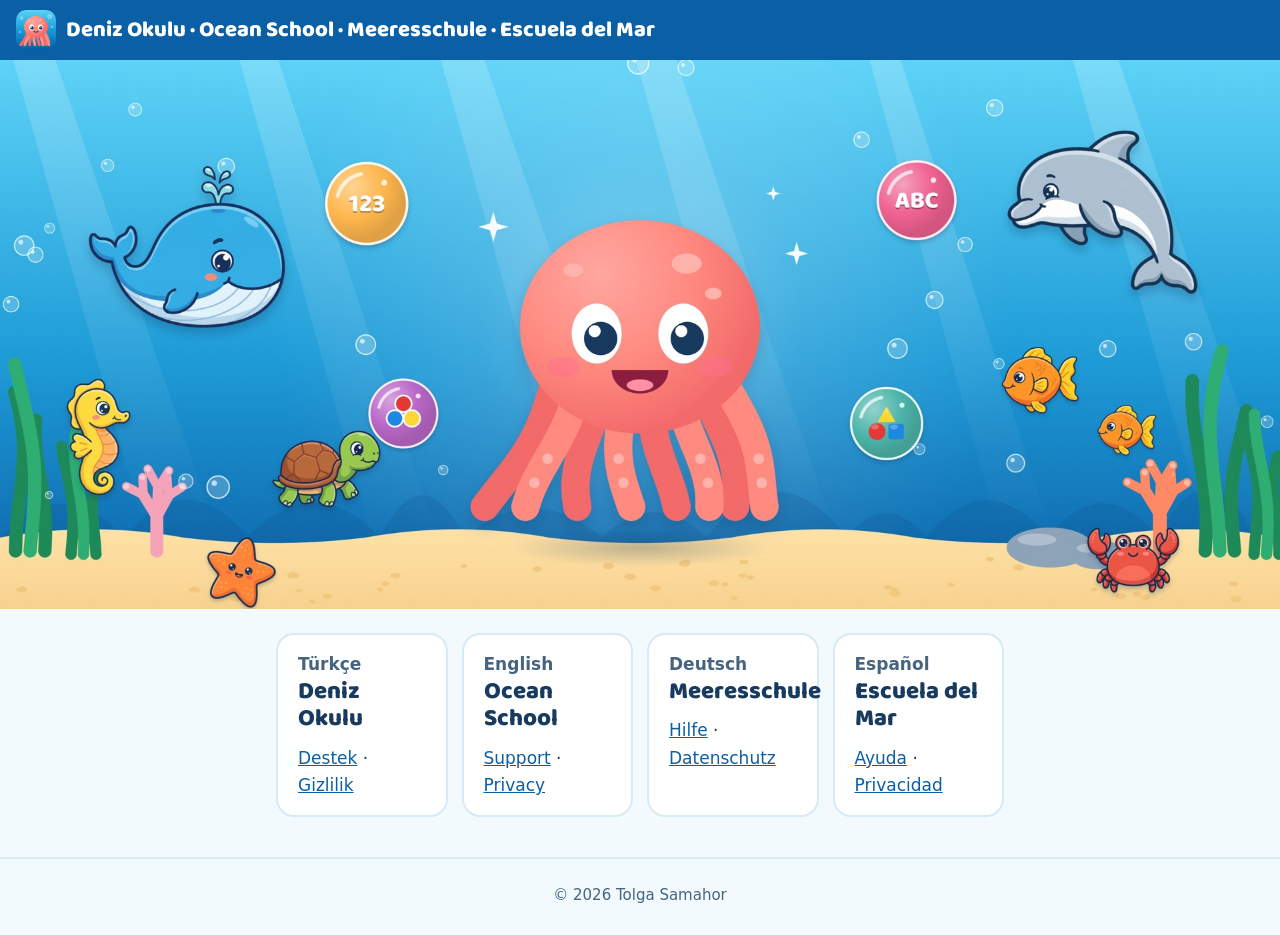
<file: index.html>
<!doctype html>
<html lang="en">
<head>
<meta charset="utf-8">
<meta name="viewport" content="width=device-width, initial-scale=1">
<title>Deniz Okulu · Ocean School · Meeresschule · Escuela del Mar</title>
<meta name="description" content="In Ocean School, Pip the cheerful octopus teaches children aged 3–5 numbers, colors, shapes, letters and animals in 16 voice-guided games. There are no ads, and no data is collected.">
<meta name="theme-color" content="#0B5FA5">
<link rel="icon" href="assets/icon.png">
<link rel="apple-touch-icon" href="assets/icon.png">
<link rel="stylesheet" href="assets/style.css">
</head>
<body>
<header class="top">
<div class="top-inner">
<span class="brand"><img src="assets/icon.png" alt="" width="40" height="40">Deniz Okulu · Ocean School · Meeresschule · Escuela del Mar</span>
</div>
</header>
<div class="hero-wrap"><img class="hero" src="assets/hero.jpg" alt="Pip the octopus and sea friends with game bubbles" width="1920" height="823"></div>
<main>
<div class="chooser">
<div class="card choice" lang="tr">
<p class="lang">Türkçe</p>
<p class="app">Deniz Okulu</p>
<p><a href="tr/">Destek</a> · <a href="tr/privacy.html">Gizlilik</a></p>
</div>
<div class="card choice" lang="en">
<p class="lang">English</p>
<p class="app">Ocean School</p>
<p><a href="en/">Support</a> · <a href="en/privacy.html">Privacy</a></p>
</div>
<div class="card choice" lang="de">
<p class="lang">Deutsch</p>
<p class="app">Meeresschule</p>
<p><a href="de/">Hilfe</a> · <a href="de/privacy.html">Datenschutz</a></p>
</div>
<div class="card choice" lang="es">
<p class="lang">Español</p>
<p class="app">Escuela del Mar</p>
<p><a href="es/">Ayuda</a> · <a href="es/privacy.html">Privacidad</a></p>
</div>
</div>
</main>
<footer>
<p>© 2026 Tolga Samahor</p>
</footer>
</body>
</html>
</file>
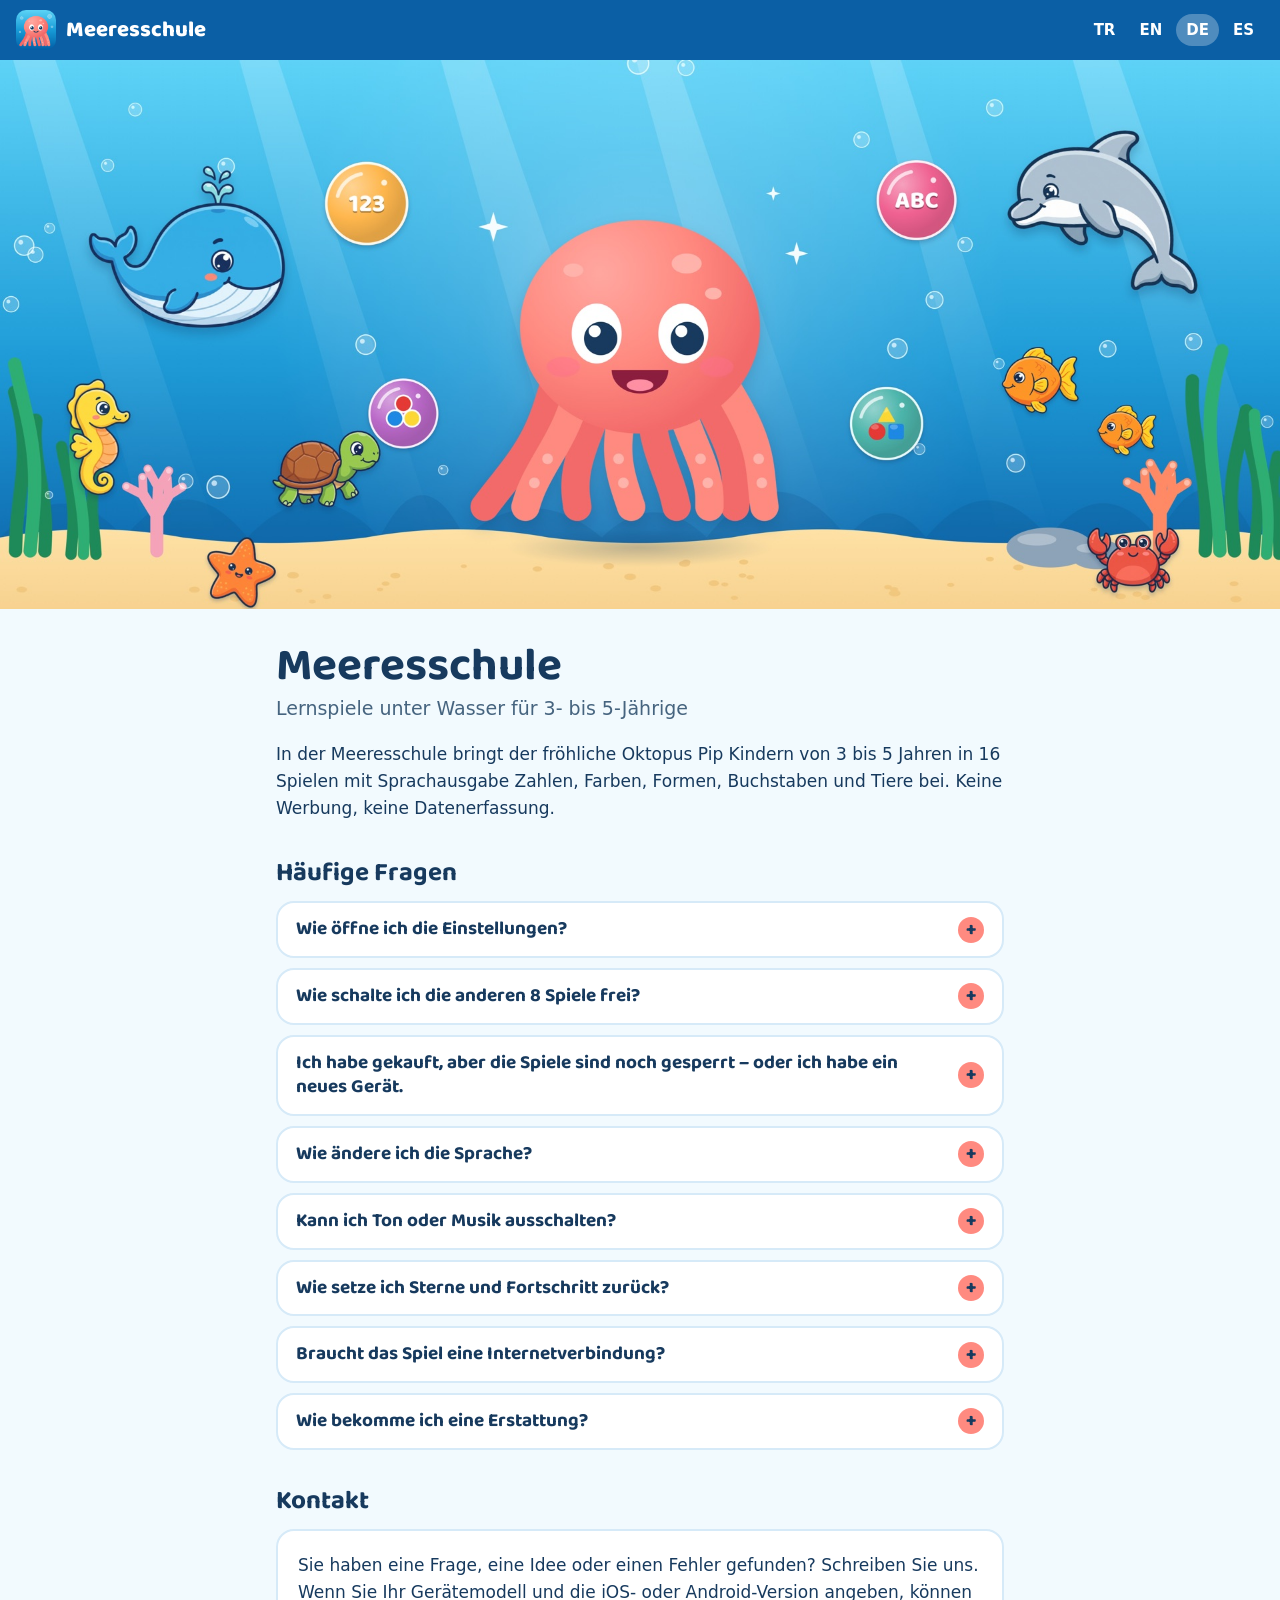
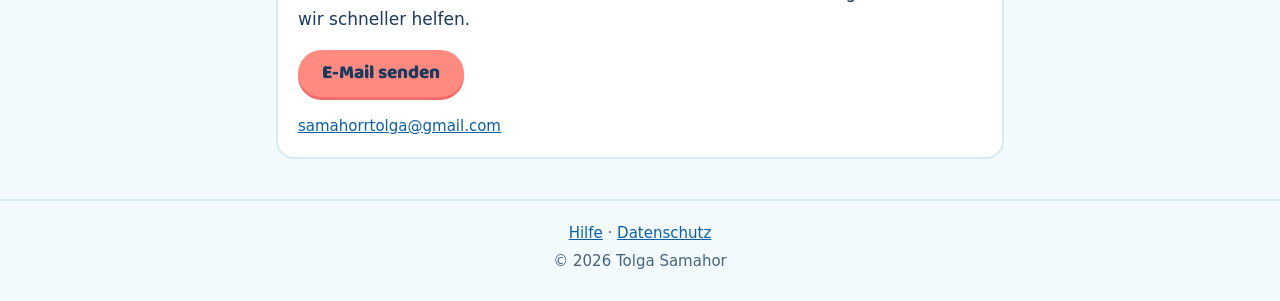
<file: de/index.html>
<!doctype html>
<html lang="de">
<head>
<meta charset="utf-8">
<meta name="viewport" content="width=device-width, initial-scale=1">
<title>Meeresschule · Hilfe</title>
<meta name="description" content="In der Meeresschule bringt der fröhliche Oktopus Pip Kindern von 3 bis 5 Jahren in 16 Spielen mit Sprachausgabe Zahlen, Farben, Formen, Buchstaben und Tiere bei. Keine Werbung, keine Datenerfassung.">
<meta name="theme-color" content="#0B5FA5">
<link rel="icon" href="../assets/icon.png">
<link rel="apple-touch-icon" href="../assets/icon.png">
<link rel="stylesheet" href="../assets/style.css">
<link rel="alternate" hreflang="tr" href="https://samahor.github.io/deniz-okulu/tr/">
<link rel="alternate" hreflang="en" href="https://samahor.github.io/deniz-okulu/en/">
<link rel="alternate" hreflang="de" href="https://samahor.github.io/deniz-okulu/de/">
<link rel="alternate" hreflang="es" href="https://samahor.github.io/deniz-okulu/es/">
</head>
<body>
<header class="top">
<div class="top-inner">
<a class="brand" href="./"><img src="../assets/icon.png" alt="" width="40" height="40">Meeresschule</a>
<nav class="langs" aria-label="Sprache">
<a href="../tr/" lang="tr" hreflang="tr">TR</a>
<a href="../en/" lang="en" hreflang="en">EN</a>
<a href="../de/" lang="de" hreflang="de" aria-current="page">DE</a>
<a href="../es/" lang="es" hreflang="es">ES</a>
</nav>
</div>
</header>
<div class="hero-wrap"><img class="hero" src="../assets/hero.jpg" alt="Der Oktopus Pip und seine Meeresfreunde mit Spielblasen" width="1920" height="823"></div>
<main>
<h1>Meeresschule</h1>
<p class="tagline">Lernspiele unter Wasser für 3- bis 5-Jährige</p>
<p>In der Meeresschule bringt der fröhliche Oktopus Pip Kindern von 3 bis 5 Jahren in 16 Spielen mit Sprachausgabe Zahlen, Farben, Formen, Buchstaben und Tiere bei. Keine Werbung, keine Datenerfassung.</p>

<h2>Häufige Fragen</h2>
<details>
<summary>Wie öffne ich die Einstellungen?</summary>
<p>Tippen Sie auf das Zahnrad in der Ecke des Startbildschirms und beantworten Sie die Additionsfrage. Die Frage steht in Worten statt in Ziffern, sodass Kinder, die noch nicht lesen können, nicht hineinkommen.</p>
</details>
<details>
<summary>Wie schalte ich die anderen 8 Spiele frei?</summary>
<p>Tippen Sie auf ein gesperrtes Spiel auf der zweiten Seite oder in den Einstellungen auf <b>Vollversion</b>. Beantworten Sie die Elternfrage und schließen Sie den Kauf ab. Es ist ein einmaliger Kauf, kein Abo. Die ersten 8 Spiele sind kostenlos.</p>
</details>
<details>
<summary>Ich habe gekauft, aber die Spiele sind noch gesperrt – oder ich habe ein neues Gerät.</summary>
<p>Tippen Sie im Bildschirm „Vollversion“ auf <b>Käufe wiederherstellen</b>. Das Gerät muss mit dem Apple Account (oder Google-Konto) angemeldet sein, mit dem Sie gekauft haben.</p>
</details>
<details>
<summary>Wie ändere ich die Sprache?</summary>
<p>Wählen Sie in den Einstellungen unter <b>Sprache</b> Türkçe, English, Deutsch oder Español. Sprachausgabe und Texte wechseln sofort.</p>
</details>
<details>
<summary>Kann ich Ton oder Musik ausschalten?</summary>
<p>Ja. In den Einstellungen lassen sich <b>Ton</b> (Sprachausgabe und Effekte) und <b>Musik</b> (Hintergrundmusik) getrennt ein- und ausschalten.</p>
</details>
<details>
<summary>Wie setze ich Sterne und Fortschritt zurück?</summary>
<p>Tippen Sie in den Einstellungen auf <b>Fortschritt zurücksetzen</b>. Alle Sterne werden gelöscht und jedes Spiel beginnt wieder bei Stufe 1.</p>
</details>
<details>
<summary>Braucht das Spiel eine Internetverbindung?</summary>
<p>Nein. Die Spiele funktionieren offline. Nur für den Kauf oder das Wiederherstellen der Vollversion ist eine Verbindung nötig.</p>
</details>
<details>
<summary>Wie bekomme ich eine Erstattung?</summary>
<p>Käufe wickelt der Store ab, deshalb beantragen Sie Erstattungen auch dort: unter <a href="https://reportaproblem.apple.com">reportaproblem.apple.com</a> für den App Store oder im Bestellverlauf von Google Play.</p>
</details>

<h2 id="contact">Kontakt</h2>
<div class="card contact">
<p>Sie haben eine Frage, eine Idee oder einen Fehler gefunden? Schreiben Sie uns. Wenn Sie Ihr Gerätemodell und die iOS- oder Android-Version angeben, können wir schneller helfen.</p>
<p><a class="button" href="mailto:samahorrtolga@gmail.com?subject=Meeresschule">E-Mail senden</a></p>
<p class="small"><a class="email" href="mailto:samahorrtolga@gmail.com?subject=Meeresschule">samahorrtolga@gmail.com</a></p>
</div>
</main>
<footer>
<nav><a href="./">Hilfe</a> · <a href="privacy.html">Datenschutz</a></nav>
<p>© 2026 Tolga Samahor</p>
</footer>
</body>
</html>
</file>
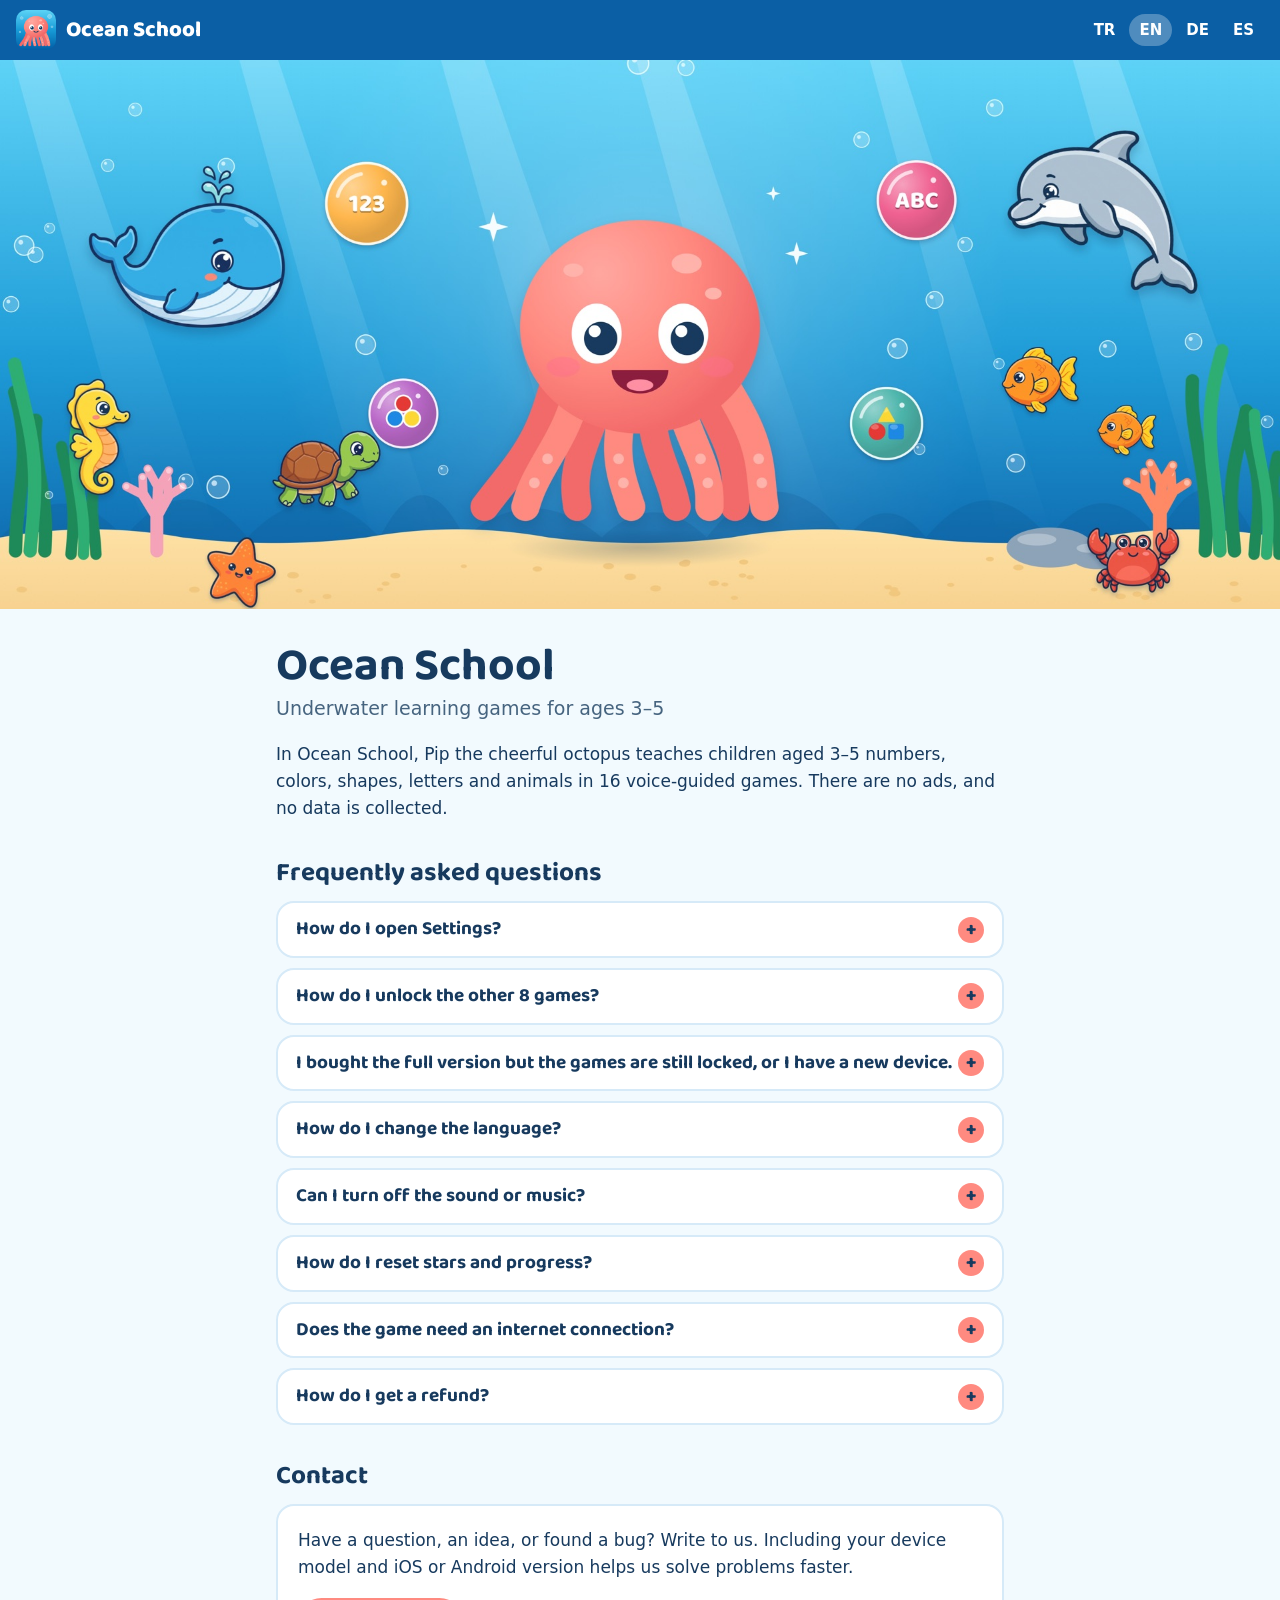
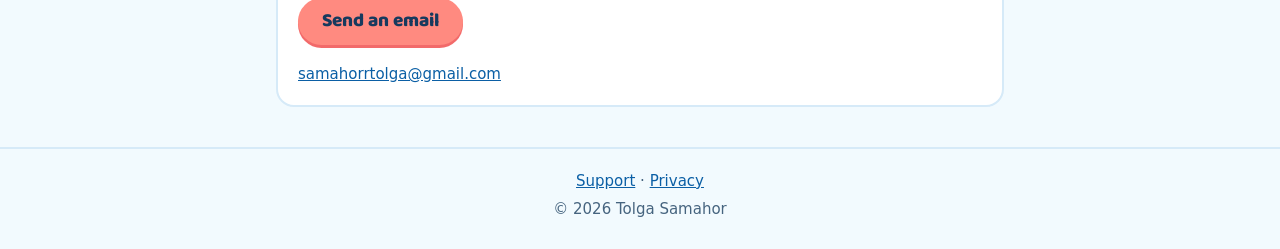
<file: en/index.html>
<!doctype html>
<html lang="en">
<head>
<meta charset="utf-8">
<meta name="viewport" content="width=device-width, initial-scale=1">
<title>Ocean School · Support</title>
<meta name="description" content="In Ocean School, Pip the cheerful octopus teaches children aged 3–5 numbers, colors, shapes, letters and animals in 16 voice-guided games. There are no ads, and no data is collected.">
<meta name="theme-color" content="#0B5FA5">
<link rel="icon" href="../assets/icon.png">
<link rel="apple-touch-icon" href="../assets/icon.png">
<link rel="stylesheet" href="../assets/style.css">
<link rel="alternate" hreflang="tr" href="https://samahor.github.io/deniz-okulu/tr/">
<link rel="alternate" hreflang="en" href="https://samahor.github.io/deniz-okulu/en/">
<link rel="alternate" hreflang="de" href="https://samahor.github.io/deniz-okulu/de/">
<link rel="alternate" hreflang="es" href="https://samahor.github.io/deniz-okulu/es/">
</head>
<body>
<header class="top">
<div class="top-inner">
<a class="brand" href="./"><img src="../assets/icon.png" alt="" width="40" height="40">Ocean School</a>
<nav class="langs" aria-label="Language">
<a href="../tr/" lang="tr" hreflang="tr">TR</a>
<a href="../en/" lang="en" hreflang="en" aria-current="page">EN</a>
<a href="../de/" lang="de" hreflang="de">DE</a>
<a href="../es/" lang="es" hreflang="es">ES</a>
</nav>
</div>
</header>
<div class="hero-wrap"><img class="hero" src="../assets/hero.jpg" alt="Pip the octopus and sea friends with game bubbles" width="1920" height="823"></div>
<main>
<h1>Ocean School</h1>
<p class="tagline">Underwater learning games for ages 3–5</p>
<p>In Ocean School, Pip the cheerful octopus teaches children aged 3–5 numbers, colors, shapes, letters and animals in 16 voice-guided games. There are no ads, and no data is collected.</p>

<h2>Frequently asked questions</h2>
<details>
<summary>How do I open Settings?</summary>
<p>Tap the gear button in the corner of the home screen and answer the addition question. The question is written in words, not digits, so children who can't read yet can't get in.</p>
</details>
<details>
<summary>How do I unlock the other 8 games?</summary>
<p>Tap a locked game on the second page, or <b>Full version</b> in Settings. Answer the parent question and complete the purchase. It's a one-time purchase, not a subscription. The first 8 games are free.</p>
</details>
<details>
<summary>I bought the full version but the games are still locked, or I have a new device.</summary>
<p>Tap <b>Restore purchases</b> on the Full version screen. Make sure the device is signed in with the Apple Account (or Google account) you used for the purchase.</p>
</details>
<details>
<summary>How do I change the language?</summary>
<p>In Settings, choose Türkçe, English, Deutsch or Español under <b>Language</b>. The voice and text switch right away.</p>
</details>
<details>
<summary>Can I turn off the sound or music?</summary>
<p>Yes. In Settings, <b>Sound</b> (voice and sound effects) and <b>Music</b> (background song) can be turned on or off separately.</p>
</details>
<details>
<summary>How do I reset stars and progress?</summary>
<p>Tap <b>Reset progress</b> in Settings. All stars are removed and every game starts again from level one.</p>
</details>
<details>
<summary>Does the game need an internet connection?</summary>
<p>No. The games work offline. A connection is only needed to buy or restore the full version.</p>
</details>
<details>
<summary>How do I get a refund?</summary>
<p>Purchases are handled by the store, so refunds are requested there too: <a href="https://reportaproblem.apple.com">reportaproblem.apple.com</a> for the App Store, or your order history in Google Play.</p>
</details>

<h2 id="contact">Contact</h2>
<div class="card contact">
<p>Have a question, an idea, or found a bug? Write to us. Including your device model and iOS or Android version helps us solve problems faster.</p>
<p><a class="button" href="mailto:samahorrtolga@gmail.com?subject=Ocean%20School">Send an email</a></p>
<p class="small"><a class="email" href="mailto:samahorrtolga@gmail.com?subject=Ocean%20School">samahorrtolga@gmail.com</a></p>
</div>
</main>
<footer>
<nav><a href="./">Support</a> · <a href="privacy.html">Privacy</a></nav>
<p>© 2026 Tolga Samahor</p>
</footer>
</body>
</html>
</file>
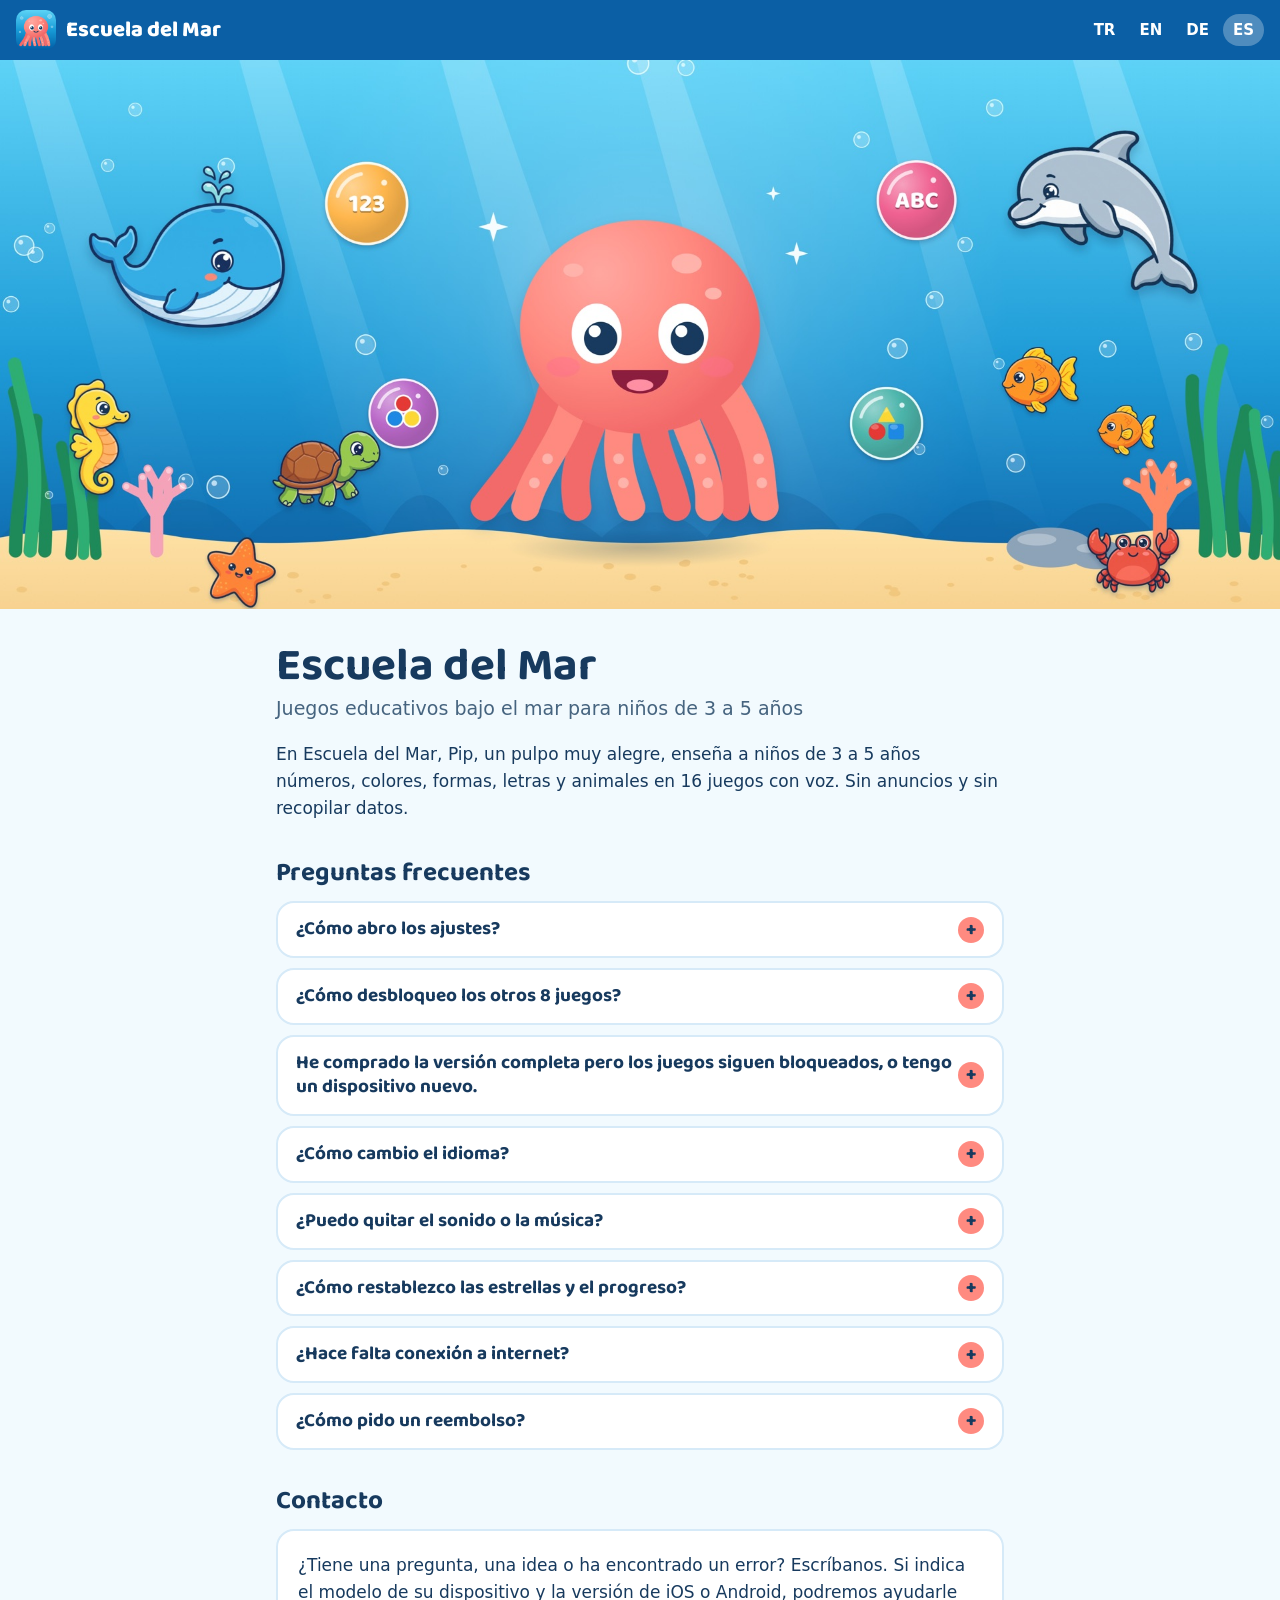
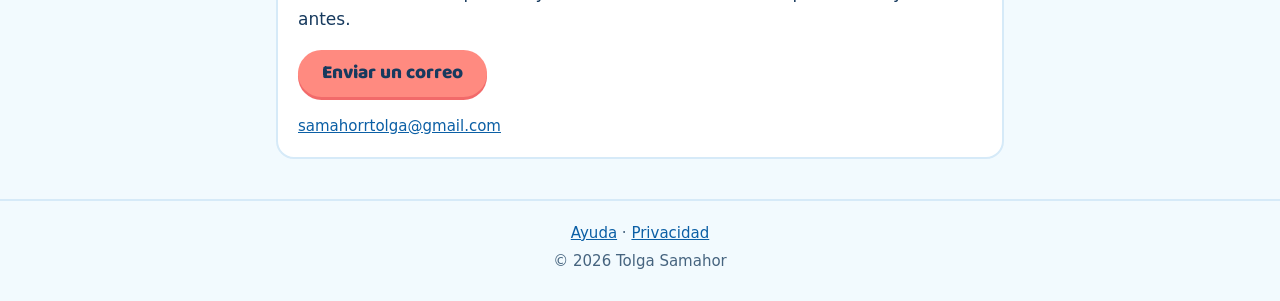
<file: es/index.html>
<!doctype html>
<html lang="es">
<head>
<meta charset="utf-8">
<meta name="viewport" content="width=device-width, initial-scale=1">
<title>Escuela del Mar · Ayuda</title>
<meta name="description" content="En Escuela del Mar, Pip, un pulpo muy alegre, enseña a niños de 3 a 5 años números, colores, formas, letras y animales en 16 juegos con voz. Sin anuncios y sin recopilar datos.">
<meta name="theme-color" content="#0B5FA5">
<link rel="icon" href="../assets/icon.png">
<link rel="apple-touch-icon" href="../assets/icon.png">
<link rel="stylesheet" href="../assets/style.css">
<link rel="alternate" hreflang="tr" href="https://samahor.github.io/deniz-okulu/tr/">
<link rel="alternate" hreflang="en" href="https://samahor.github.io/deniz-okulu/en/">
<link rel="alternate" hreflang="de" href="https://samahor.github.io/deniz-okulu/de/">
<link rel="alternate" hreflang="es" href="https://samahor.github.io/deniz-okulu/es/">
</head>
<body>
<header class="top">
<div class="top-inner">
<a class="brand" href="./"><img src="../assets/icon.png" alt="" width="40" height="40">Escuela del Mar</a>
<nav class="langs" aria-label="Idioma">
<a href="../tr/" lang="tr" hreflang="tr">TR</a>
<a href="../en/" lang="en" hreflang="en">EN</a>
<a href="../de/" lang="de" hreflang="de">DE</a>
<a href="../es/" lang="es" hreflang="es" aria-current="page">ES</a>
</nav>
</div>
</header>
<div class="hero-wrap"><img class="hero" src="../assets/hero.jpg" alt="Pip el pulpo y sus amigos del mar con burbujas de juegos" width="1920" height="823"></div>
<main>
<h1>Escuela del Mar</h1>
<p class="tagline">Juegos educativos bajo el mar para niños de 3 a 5 años</p>
<p>En Escuela del Mar, Pip, un pulpo muy alegre, enseña a niños de 3 a 5 años números, colores, formas, letras y animales en 16 juegos con voz. Sin anuncios y sin recopilar datos.</p>

<h2>Preguntas frecuentes</h2>
<details>
<summary>¿Cómo abro los ajustes?</summary>
<p>Toque el botón del engranaje en la esquina de la pantalla de inicio y responda a la pregunta de suma. La pregunta está escrita con palabras, no con números, así que los niños que aún no saben leer no pueden entrar.</p>
</details>
<details>
<summary>¿Cómo desbloqueo los otros 8 juegos?</summary>
<p>Toque un juego bloqueado en la segunda página o <b>Versión completa</b> en los ajustes. Responda a la pregunta para adultos y complete la compra. Es una compra única, no una suscripción. Los 8 primeros juegos son gratuitos.</p>
</details>
<details>
<summary>He comprado la versión completa pero los juegos siguen bloqueados, o tengo un dispositivo nuevo.</summary>
<p>Toque <b>Restaurar compras</b> en la pantalla de la versión completa. El dispositivo debe tener iniciada la sesión con la cuenta de Apple (o de Google) con la que hizo la compra.</p>
</details>
<details>
<summary>¿Cómo cambio el idioma?</summary>
<p>En los ajustes, elija Türkçe, English, Deutsch o Español en <b>Idioma</b>. La voz y los textos cambian al momento.</p>
</details>
<details>
<summary>¿Puedo quitar el sonido o la música?</summary>
<p>Sí. En los ajustes, <b>Sonido</b> (voz y efectos) y <b>Música</b> (canción de fondo) se activan o desactivan por separado.</p>
</details>
<details>
<summary>¿Cómo restablezco las estrellas y el progreso?</summary>
<p>Toque <b>Restablecer el progreso</b> en los ajustes. Se borrarán todas las estrellas y cada juego volverá a empezar desde el nivel 1.</p>
</details>
<details>
<summary>¿Hace falta conexión a internet?</summary>
<p>No. Los juegos funcionan sin conexión. Solo se necesita para comprar o restaurar la versión completa.</p>
</details>
<details>
<summary>¿Cómo pido un reembolso?</summary>
<p>Las compras las gestiona la tienda, así que los reembolsos también se piden allí: en <a href="https://reportaproblem.apple.com">reportaproblem.apple.com</a> para el App Store o en el historial de pedidos de Google Play.</p>
</details>

<h2 id="contact">Contacto</h2>
<div class="card contact">
<p>¿Tiene una pregunta, una idea o ha encontrado un error? Escríbanos. Si indica el modelo de su dispositivo y la versión de iOS o Android, podremos ayudarle antes.</p>
<p><a class="button" href="mailto:samahorrtolga@gmail.com?subject=Escuela%20del%20Mar">Enviar un correo</a></p>
<p class="small"><a class="email" href="mailto:samahorrtolga@gmail.com?subject=Escuela%20del%20Mar">samahorrtolga@gmail.com</a></p>
</div>
</main>
<footer>
<nav><a href="./">Ayuda</a> · <a href="privacy.html">Privacidad</a></nav>
<p>© 2026 Tolga Samahor</p>
</footer>
</body>
</html>
</file>
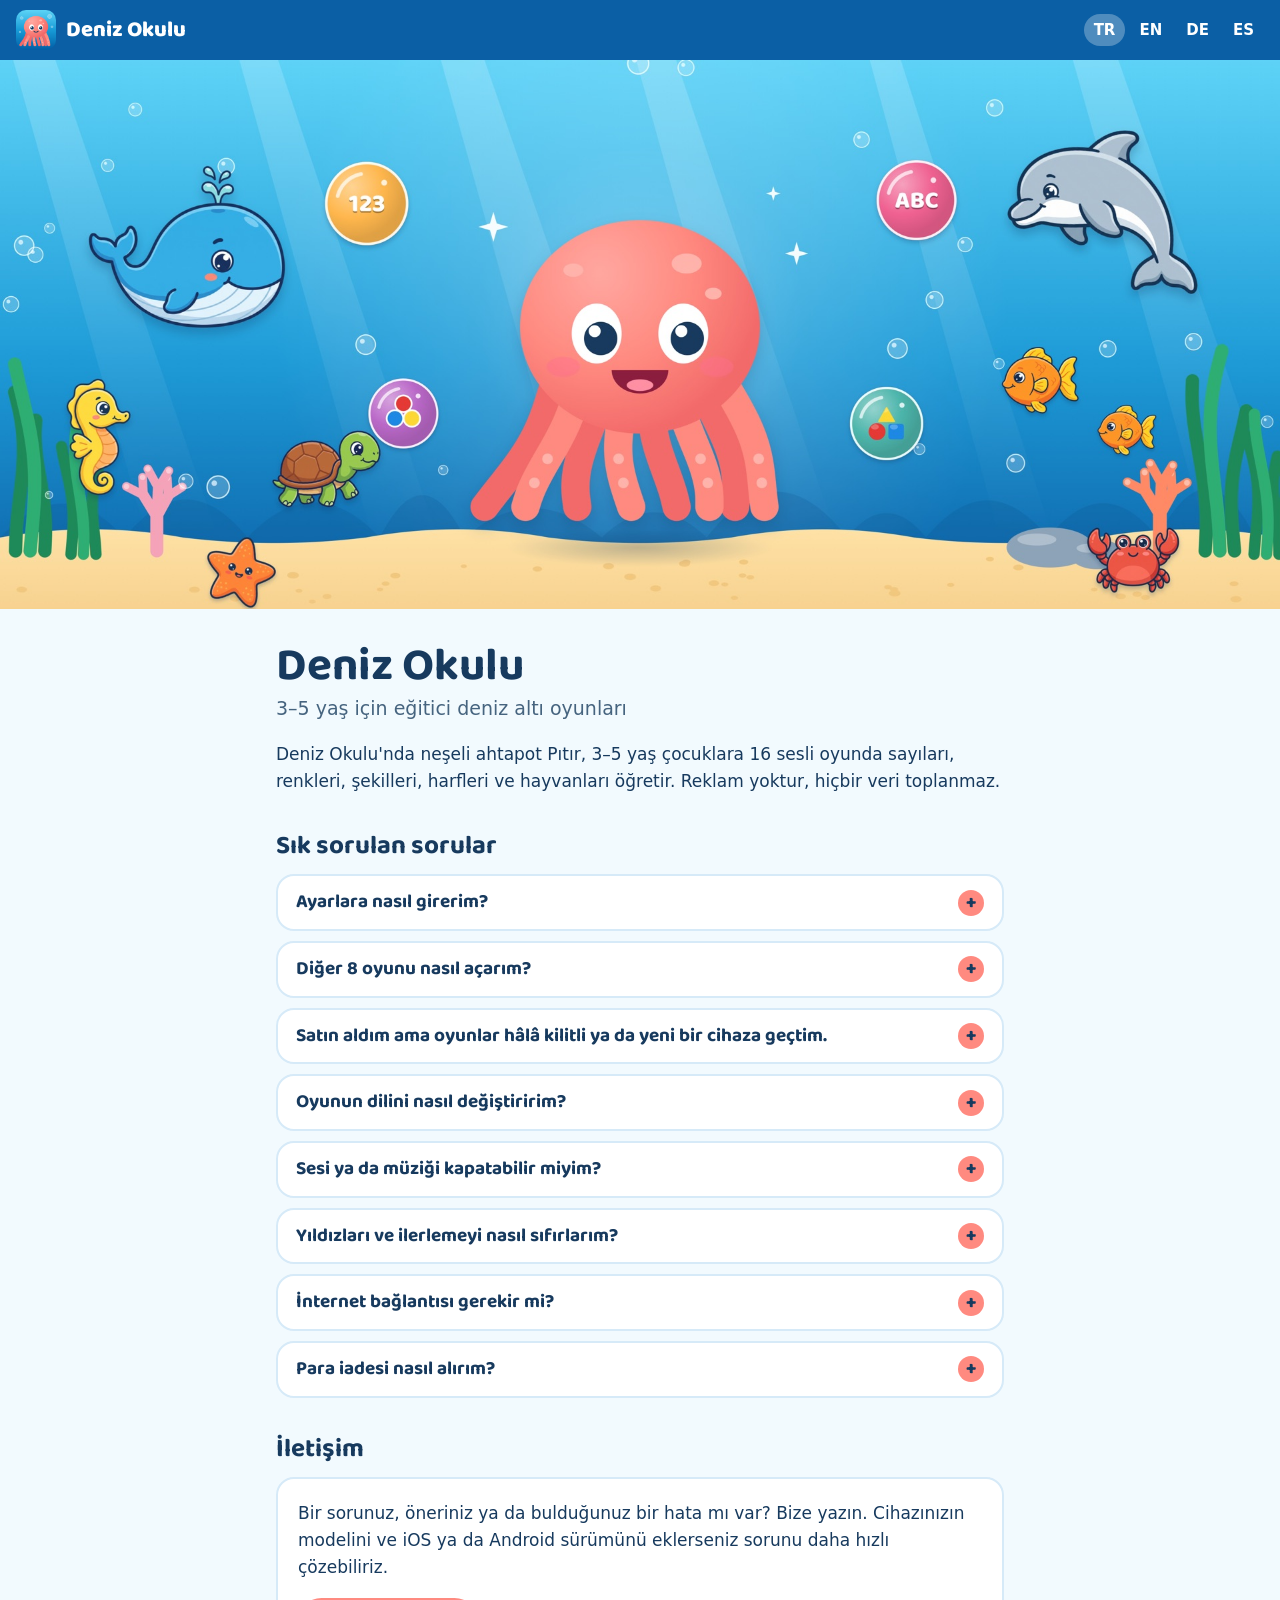
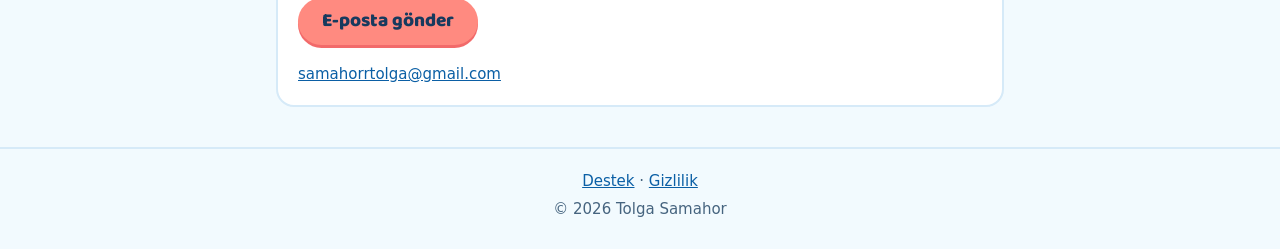
<file: tr/index.html>
<!doctype html>
<html lang="tr">
<head>
<meta charset="utf-8">
<meta name="viewport" content="width=device-width, initial-scale=1">
<title>Deniz Okulu · Destek</title>
<meta name="description" content="Deniz Okulu&#x27;nda neşeli ahtapot Pıtır, 3–5 yaş çocuklara 16 sesli oyunda sayıları, renkleri, şekilleri, harfleri ve hayvanları öğretir. Reklam yoktur, hiçbir veri toplanmaz.">
<meta name="theme-color" content="#0B5FA5">
<link rel="icon" href="../assets/icon.png">
<link rel="apple-touch-icon" href="../assets/icon.png">
<link rel="stylesheet" href="../assets/style.css">
<link rel="alternate" hreflang="tr" href="https://samahor.github.io/deniz-okulu/tr/">
<link rel="alternate" hreflang="en" href="https://samahor.github.io/deniz-okulu/en/">
<link rel="alternate" hreflang="de" href="https://samahor.github.io/deniz-okulu/de/">
<link rel="alternate" hreflang="es" href="https://samahor.github.io/deniz-okulu/es/">
</head>
<body>
<header class="top">
<div class="top-inner">
<a class="brand" href="./"><img src="../assets/icon.png" alt="" width="40" height="40">Deniz Okulu</a>
<nav class="langs" aria-label="Dil">
<a href="../tr/" lang="tr" hreflang="tr" aria-current="page">TR</a>
<a href="../en/" lang="en" hreflang="en">EN</a>
<a href="../de/" lang="de" hreflang="de">DE</a>
<a href="../es/" lang="es" hreflang="es">ES</a>
</nav>
</div>
</header>
<div class="hero-wrap"><img class="hero" src="../assets/hero.jpg" alt="Ahtapot Pıtır ve deniz arkadaşları, oyun baloncuklarıyla birlikte" width="1920" height="823"></div>
<main>
<h1>Deniz Okulu</h1>
<p class="tagline">3–5 yaş için eğitici deniz altı oyunları</p>
<p>Deniz Okulu'nda neşeli ahtapot Pıtır, 3–5 yaş çocuklara 16 sesli oyunda sayıları, renkleri, şekilleri, harfleri ve hayvanları öğretir. Reklam yoktur, hiçbir veri toplanmaz.</p>

<h2>Sık sorulan sorular</h2>
<details>
<summary>Ayarlara nasıl girerim?</summary>
<p>Ana ekranın köşesindeki dişli düğmesine dokunun ve çıkan toplama sorusunu cevaplayın. Soru rakamla değil yazıyla sorulduğu için okuma bilmeyen çocuklar ayarlara giremez.</p>
</details>
<details>
<summary>Diğer 8 oyunu nasıl açarım?</summary>
<p>İkinci sayfadaki kilitli bir oyuna ya da Ayarlar'daki <b>Tam sürüm</b> bölümüne dokunun, ebeveyn sorusunu cevaplayın ve satın almayı tamamlayın. Bu tek seferlik bir satın almadır, abonelik değildir. İlk 8 oyun ücretsizdir.</p>
</details>
<details>
<summary>Satın aldım ama oyunlar hâlâ kilitli ya da yeni bir cihaza geçtim.</summary>
<p>Tam sürüm ekranındaki <b>Satın alımları geri yükle</b> düğmesine dokunun. Cihazda, satın almayı yaptığınız Apple Hesabı (ya da Google hesabı) ile oturum açık olmalıdır.</p>
</details>
<details>
<summary>Oyunun dilini nasıl değiştiririm?</summary>
<p>Ayarlar'daki <b>Dil</b> bölümünden Türkçe, English, Deutsch ya da Español'u seçin. Sesli anlatım ve yazılar hemen değişir.</p>
</details>
<details>
<summary>Sesi ya da müziği kapatabilir miyim?</summary>
<p>Evet. Ayarlar'da <b>Ses</b> (sesli anlatım ve efektler) ile <b>Müzik</b> (arka plandaki şarkı) ayrı ayrı açılıp kapatılabilir.</p>
</details>
<details>
<summary>Yıldızları ve ilerlemeyi nasıl sıfırlarım?</summary>
<p>Ayarlar'da <b>İlerlemeyi sıfırla</b> düğmesine dokunun. Tüm yıldızlar silinir ve oyunlar ilk seviyeden başlar.</p>
</details>
<details>
<summary>İnternet bağlantısı gerekir mi?</summary>
<p>Hayır. Oyunlar internetsiz oynanır. Bağlantı yalnızca tam sürümü satın almak ya da geri yüklemek için gerekir.</p>
</details>
<details>
<summary>Para iadesi nasıl alırım?</summary>
<p>Satın almaları mağaza işlediği için iade talepleri de mağazaya yapılır: App Store için <a href="https://reportaproblem.apple.com">reportaproblem.apple.com</a>, Google Play için Google Play'deki sipariş geçmişiniz.</p>
</details>

<h2 id="contact">İletişim</h2>
<div class="card contact">
<p>Bir sorunuz, öneriniz ya da bulduğunuz bir hata mı var? Bize yazın. Cihazınızın modelini ve iOS ya da Android sürümünü eklerseniz sorunu daha hızlı çözebiliriz.</p>
<p><a class="button" href="mailto:samahorrtolga@gmail.com?subject=Deniz%20Okulu">E-posta gönder</a></p>
<p class="small"><a class="email" href="mailto:samahorrtolga@gmail.com?subject=Deniz%20Okulu">samahorrtolga@gmail.com</a></p>
</div>
</main>
<footer>
<nav><a href="./">Destek</a> · <a href="privacy.html">Gizlilik</a></nav>
<p>© 2026 Tolga Samahor</p>
</footer>
</body>
</html>
</file>
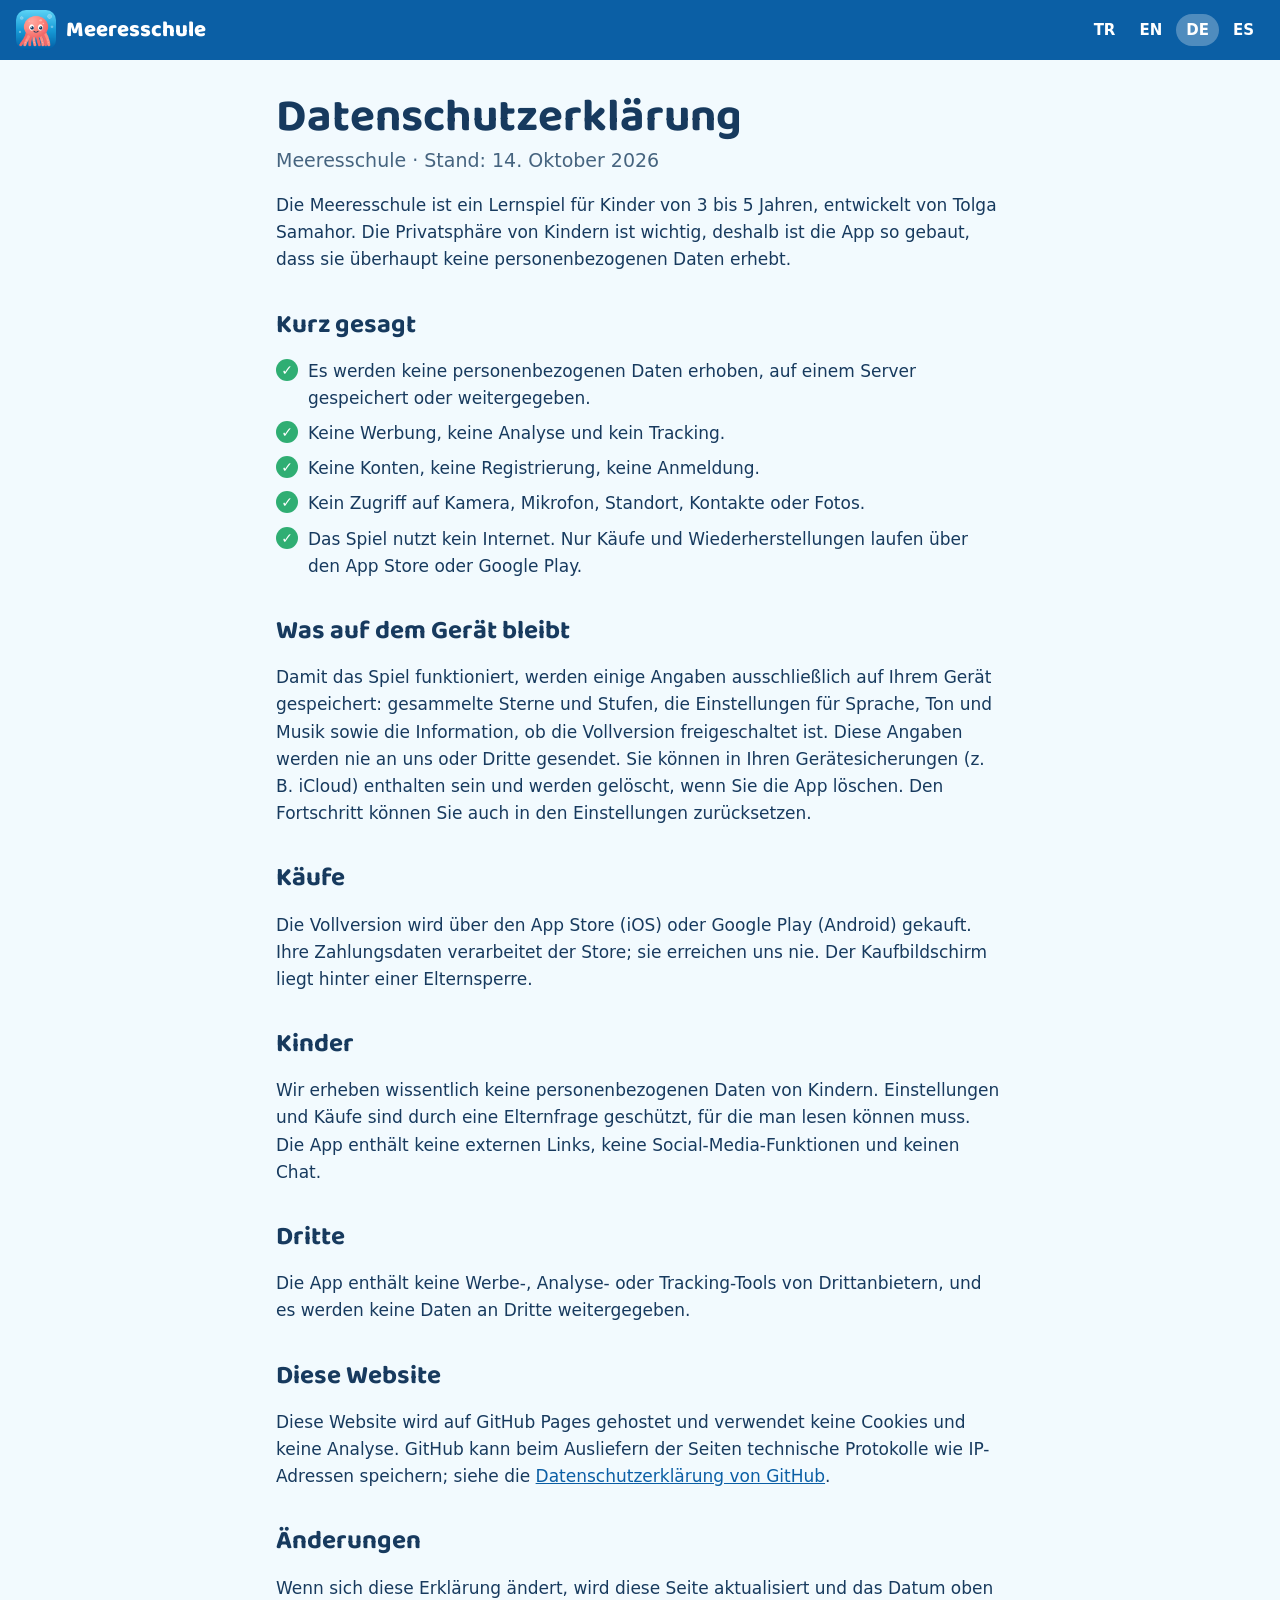
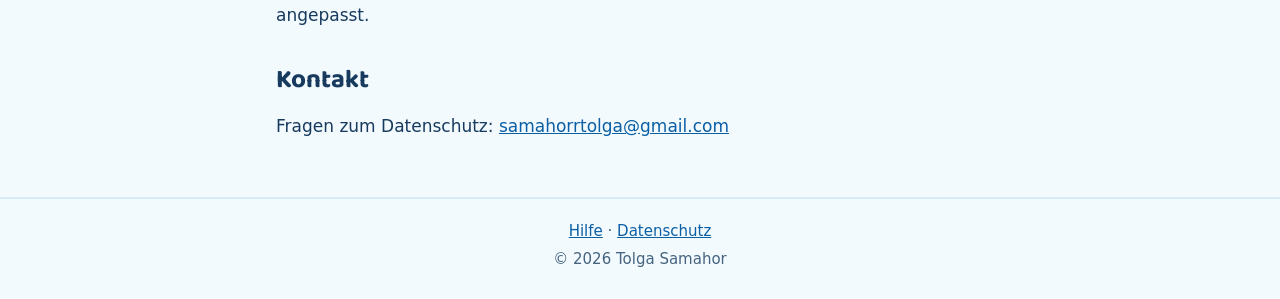
<file: de/privacy.html>
<!doctype html>
<html lang="de">
<head>
<meta charset="utf-8">
<meta name="viewport" content="width=device-width, initial-scale=1">
<title>Meeresschule · Datenschutzerklärung</title>
<meta name="description" content="Die Meeresschule ist ein Lernspiel für Kinder von 3 bis 5 Jahren, entwickelt von Tolga Samahor. Die Privatsphäre von Kindern ist wichtig, deshalb ist die App so gebaut, dass sie überhaupt keine personenbezogenen Daten erhebt.">
<meta name="theme-color" content="#0B5FA5">
<link rel="icon" href="../assets/icon.png">
<link rel="apple-touch-icon" href="../assets/icon.png">
<link rel="stylesheet" href="../assets/style.css">
<link rel="alternate" hreflang="tr" href="https://samahor.github.io/deniz-okulu/tr/privacy.html">
<link rel="alternate" hreflang="en" href="https://samahor.github.io/deniz-okulu/en/privacy.html">
<link rel="alternate" hreflang="de" href="https://samahor.github.io/deniz-okulu/de/privacy.html">
<link rel="alternate" hreflang="es" href="https://samahor.github.io/deniz-okulu/es/privacy.html">
</head>
<body>
<header class="top">
<div class="top-inner">
<a class="brand" href="./"><img src="../assets/icon.png" alt="" width="40" height="40">Meeresschule</a>
<nav class="langs" aria-label="Sprache">
<a href="../tr/privacy.html" lang="tr" hreflang="tr">TR</a>
<a href="../en/privacy.html" lang="en" hreflang="en">EN</a>
<a href="../de/privacy.html" lang="de" hreflang="de" aria-current="page">DE</a>
<a href="../es/privacy.html" lang="es" hreflang="es">ES</a>
</nav>
</div>
</header>
<main class="policy">
<h1>Datenschutzerklärung</h1>
<p class="tagline">Meeresschule · Stand: 14. Oktober 2026</p>
<p>Die Meeresschule ist ein Lernspiel für Kinder von 3 bis 5 Jahren, entwickelt von Tolga Samahor. Die Privatsphäre von Kindern ist wichtig, deshalb ist die App so gebaut, dass sie überhaupt keine personenbezogenen Daten erhebt.</p>

<h2>Kurz gesagt</h2>
<ul class="checks">
<li>Es werden keine personenbezogenen Daten erhoben, auf einem Server gespeichert oder weitergegeben.</li>
<li>Keine Werbung, keine Analyse und kein Tracking.</li>
<li>Keine Konten, keine Registrierung, keine Anmeldung.</li>
<li>Kein Zugriff auf Kamera, Mikrofon, Standort, Kontakte oder Fotos.</li>
<li>Das Spiel nutzt kein Internet. Nur Käufe und Wiederherstellungen laufen über den App Store oder Google Play.</li>
</ul>

<h2>Was auf dem Gerät bleibt</h2>
<p>Damit das Spiel funktioniert, werden einige Angaben ausschließlich auf Ihrem Gerät gespeichert: gesammelte Sterne und Stufen, die Einstellungen für Sprache, Ton und Musik sowie die Information, ob die Vollversion freigeschaltet ist. Diese Angaben werden nie an uns oder Dritte gesendet. Sie können in Ihren Gerätesicherungen (z. B. iCloud) enthalten sein und werden gelöscht, wenn Sie die App löschen. Den Fortschritt können Sie auch in den Einstellungen zurücksetzen.</p>

<h2>Käufe</h2>
<p>Die Vollversion wird über den App Store (iOS) oder Google Play (Android) gekauft. Ihre Zahlungsdaten verarbeitet der Store; sie erreichen uns nie. Der Kaufbildschirm liegt hinter einer Elternsperre.</p>

<h2>Kinder</h2>
<p>Wir erheben wissentlich keine personenbezogenen Daten von Kindern. Einstellungen und Käufe sind durch eine Elternfrage geschützt, für die man lesen können muss. Die App enthält keine externen Links, keine Social-Media-Funktionen und keinen Chat.</p>

<h2>Dritte</h2>
<p>Die App enthält keine Werbe-, Analyse- oder Tracking-Tools von Drittanbietern, und es werden keine Daten an Dritte weitergegeben.</p>

<h2>Diese Website</h2>
<p>Diese Website wird auf GitHub Pages gehostet und verwendet keine Cookies und keine Analyse. GitHub kann beim Ausliefern der Seiten technische Protokolle wie IP-Adressen speichern; siehe die <a href="https://docs.github.com/en/site-policy/privacy-policies/github-general-privacy-statement">Datenschutzerklärung von GitHub</a>.</p>

<h2>Änderungen</h2>
<p>Wenn sich diese Erklärung ändert, wird diese Seite aktualisiert und das Datum oben angepasst.</p>

<h2>Kontakt</h2>
<p>Fragen zum Datenschutz: <a class="email" href="mailto:samahorrtolga@gmail.com?subject=Meeresschule">samahorrtolga@gmail.com</a></p>
</main>
<footer>
<nav><a href="./">Hilfe</a> · <a href="privacy.html">Datenschutz</a></nav>
<p>© 2026 Tolga Samahor</p>
</footer>
</body>
</html>
</file>
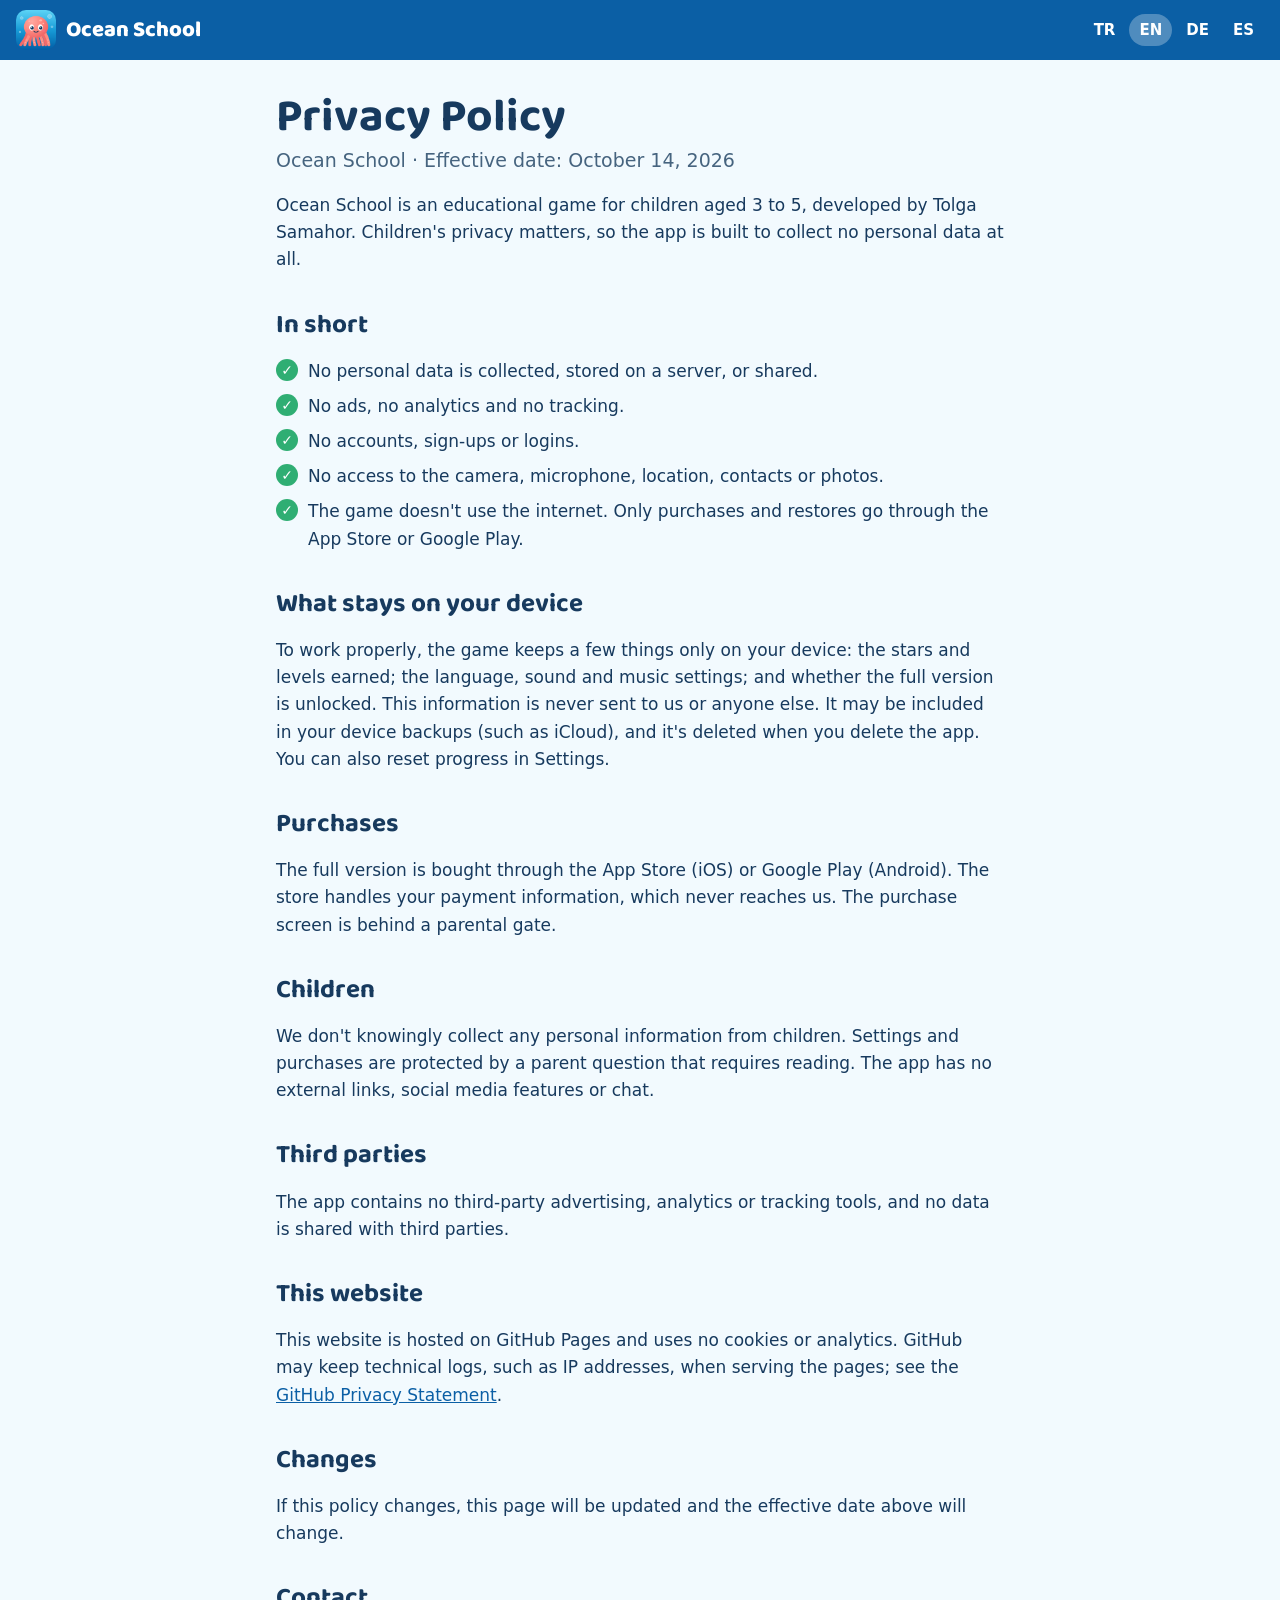
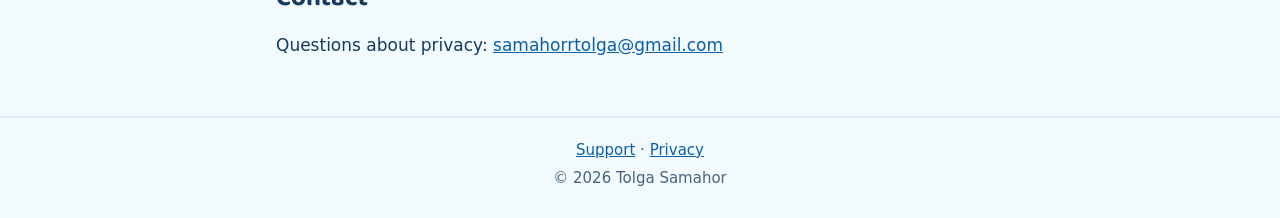
<file: en/privacy.html>
<!doctype html>
<html lang="en">
<head>
<meta charset="utf-8">
<meta name="viewport" content="width=device-width, initial-scale=1">
<title>Ocean School · Privacy Policy</title>
<meta name="description" content="Ocean School is an educational game for children aged 3 to 5, developed by Tolga Samahor. Children&#x27;s privacy matters, so the app is built to collect no personal data at all.">
<meta name="theme-color" content="#0B5FA5">
<link rel="icon" href="../assets/icon.png">
<link rel="apple-touch-icon" href="../assets/icon.png">
<link rel="stylesheet" href="../assets/style.css">
<link rel="alternate" hreflang="tr" href="https://samahor.github.io/deniz-okulu/tr/privacy.html">
<link rel="alternate" hreflang="en" href="https://samahor.github.io/deniz-okulu/en/privacy.html">
<link rel="alternate" hreflang="de" href="https://samahor.github.io/deniz-okulu/de/privacy.html">
<link rel="alternate" hreflang="es" href="https://samahor.github.io/deniz-okulu/es/privacy.html">
</head>
<body>
<header class="top">
<div class="top-inner">
<a class="brand" href="./"><img src="../assets/icon.png" alt="" width="40" height="40">Ocean School</a>
<nav class="langs" aria-label="Language">
<a href="../tr/privacy.html" lang="tr" hreflang="tr">TR</a>
<a href="../en/privacy.html" lang="en" hreflang="en" aria-current="page">EN</a>
<a href="../de/privacy.html" lang="de" hreflang="de">DE</a>
<a href="../es/privacy.html" lang="es" hreflang="es">ES</a>
</nav>
</div>
</header>
<main class="policy">
<h1>Privacy Policy</h1>
<p class="tagline">Ocean School · Effective date: October 14, 2026</p>
<p>Ocean School is an educational game for children aged 3 to 5, developed by Tolga Samahor. Children's privacy matters, so the app is built to collect no personal data at all.</p>

<h2>In short</h2>
<ul class="checks">
<li>No personal data is collected, stored on a server, or shared.</li>
<li>No ads, no analytics and no tracking.</li>
<li>No accounts, sign-ups or logins.</li>
<li>No access to the camera, microphone, location, contacts or photos.</li>
<li>The game doesn't use the internet. Only purchases and restores go through the App Store or Google Play.</li>
</ul>

<h2>What stays on your device</h2>
<p>To work properly, the game keeps a few things only on your device: the stars and levels earned; the language, sound and music settings; and whether the full version is unlocked. This information is never sent to us or anyone else. It may be included in your device backups (such as iCloud), and it's deleted when you delete the app. You can also reset progress in Settings.</p>

<h2>Purchases</h2>
<p>The full version is bought through the App Store (iOS) or Google Play (Android). The store handles your payment information, which never reaches us. The purchase screen is behind a parental gate.</p>

<h2>Children</h2>
<p>We don't knowingly collect any personal information from children. Settings and purchases are protected by a parent question that requires reading. The app has no external links, social media features or chat.</p>

<h2>Third parties</h2>
<p>The app contains no third-party advertising, analytics or tracking tools, and no data is shared with third parties.</p>

<h2>This website</h2>
<p>This website is hosted on GitHub Pages and uses no cookies or analytics. GitHub may keep technical logs, such as IP addresses, when serving the pages; see the <a href="https://docs.github.com/en/site-policy/privacy-policies/github-general-privacy-statement">GitHub Privacy Statement</a>.</p>

<h2>Changes</h2>
<p>If this policy changes, this page will be updated and the effective date above will change.</p>

<h2>Contact</h2>
<p>Questions about privacy: <a class="email" href="mailto:samahorrtolga@gmail.com?subject=Ocean%20School">samahorrtolga@gmail.com</a></p>
</main>
<footer>
<nav><a href="./">Support</a> · <a href="privacy.html">Privacy</a></nav>
<p>© 2026 Tolga Samahor</p>
</footer>
</body>
</html>
</file>
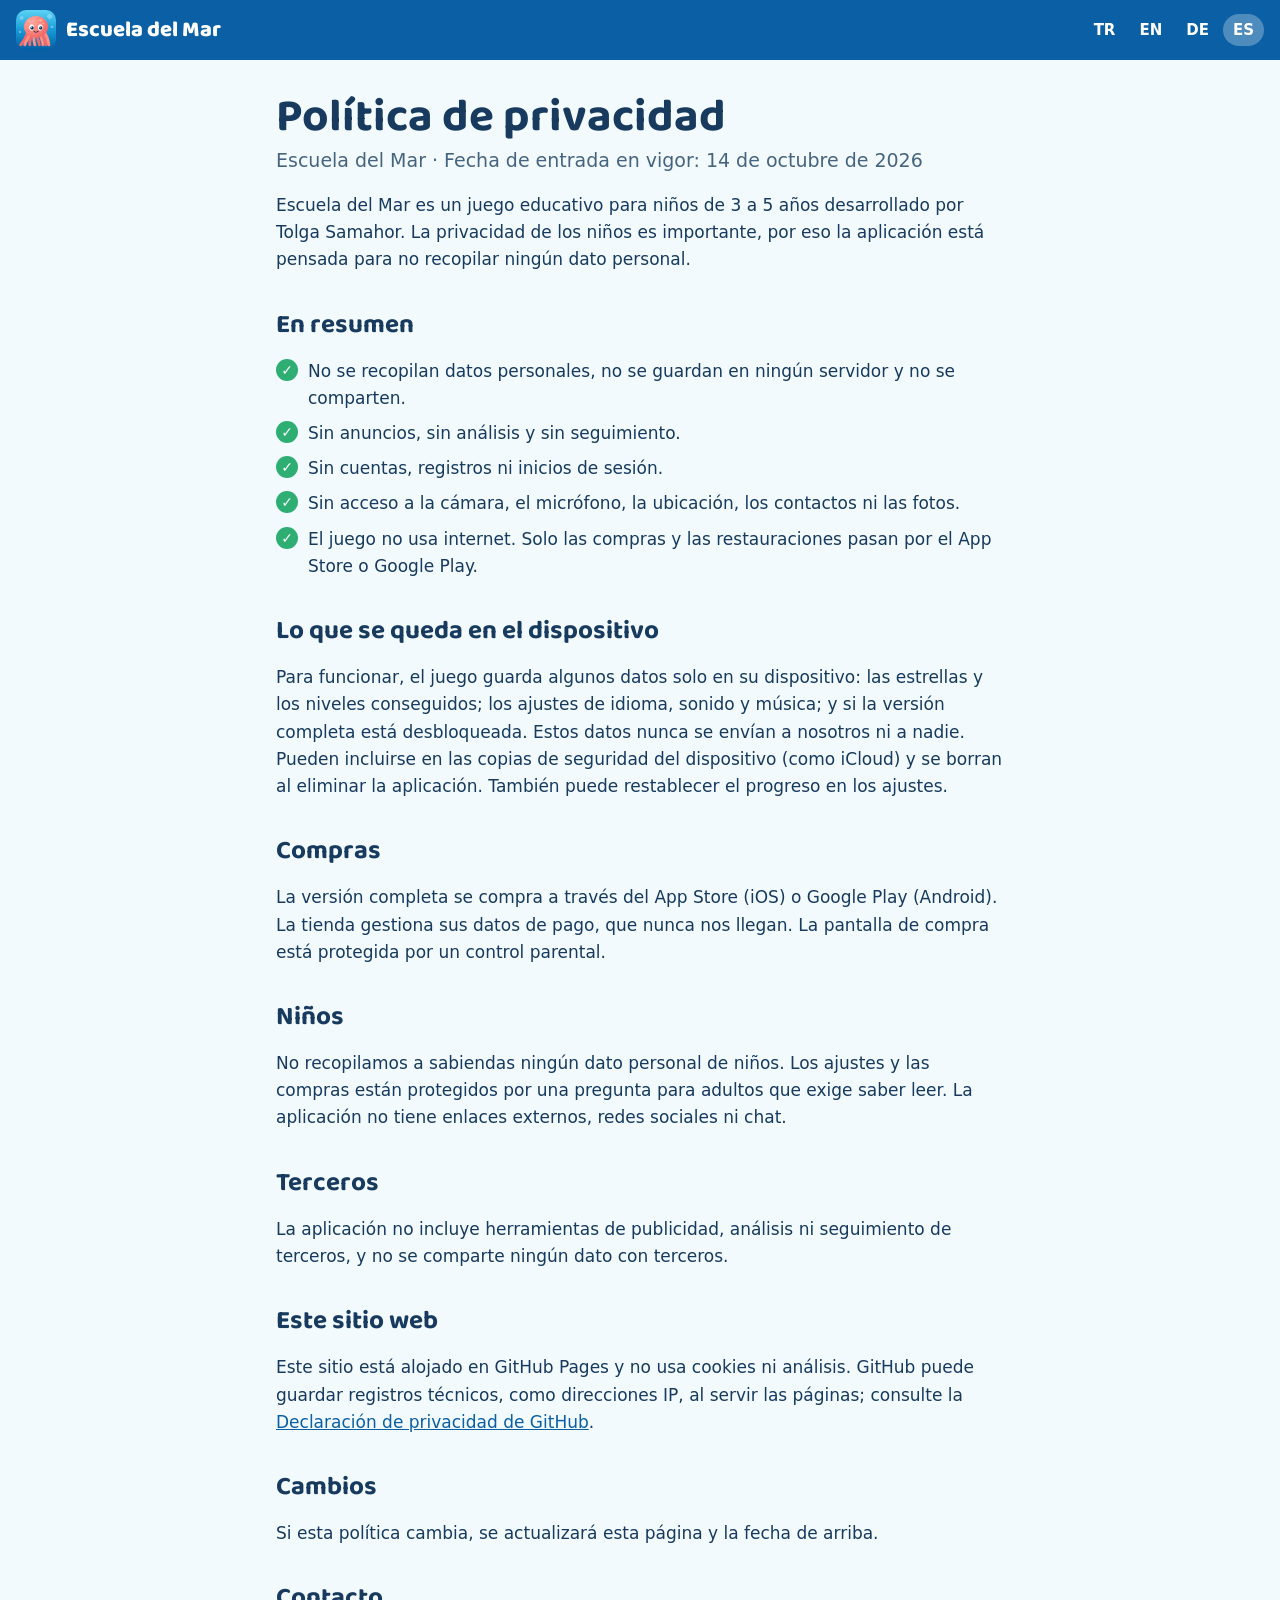
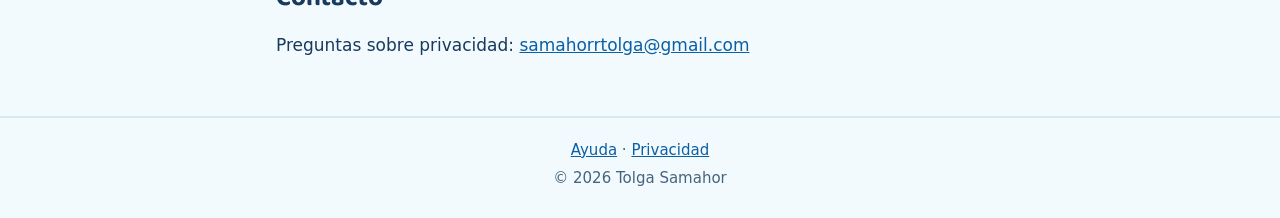
<file: es/privacy.html>
<!doctype html>
<html lang="es">
<head>
<meta charset="utf-8">
<meta name="viewport" content="width=device-width, initial-scale=1">
<title>Escuela del Mar · Política de privacidad</title>
<meta name="description" content="Escuela del Mar es un juego educativo para niños de 3 a 5 años desarrollado por Tolga Samahor. La privacidad de los niños es importante, por eso la aplicación está pensada para no recopilar ningún dato personal.">
<meta name="theme-color" content="#0B5FA5">
<link rel="icon" href="../assets/icon.png">
<link rel="apple-touch-icon" href="../assets/icon.png">
<link rel="stylesheet" href="../assets/style.css">
<link rel="alternate" hreflang="tr" href="https://samahor.github.io/deniz-okulu/tr/privacy.html">
<link rel="alternate" hreflang="en" href="https://samahor.github.io/deniz-okulu/en/privacy.html">
<link rel="alternate" hreflang="de" href="https://samahor.github.io/deniz-okulu/de/privacy.html">
<link rel="alternate" hreflang="es" href="https://samahor.github.io/deniz-okulu/es/privacy.html">
</head>
<body>
<header class="top">
<div class="top-inner">
<a class="brand" href="./"><img src="../assets/icon.png" alt="" width="40" height="40">Escuela del Mar</a>
<nav class="langs" aria-label="Idioma">
<a href="../tr/privacy.html" lang="tr" hreflang="tr">TR</a>
<a href="../en/privacy.html" lang="en" hreflang="en">EN</a>
<a href="../de/privacy.html" lang="de" hreflang="de">DE</a>
<a href="../es/privacy.html" lang="es" hreflang="es" aria-current="page">ES</a>
</nav>
</div>
</header>
<main class="policy">
<h1>Política de privacidad</h1>
<p class="tagline">Escuela del Mar · Fecha de entrada en vigor: 14 de octubre de 2026</p>
<p>Escuela del Mar es un juego educativo para niños de 3 a 5 años desarrollado por Tolga Samahor. La privacidad de los niños es importante, por eso la aplicación está pensada para no recopilar ningún dato personal.</p>

<h2>En resumen</h2>
<ul class="checks">
<li>No se recopilan datos personales, no se guardan en ningún servidor y no se comparten.</li>
<li>Sin anuncios, sin análisis y sin seguimiento.</li>
<li>Sin cuentas, registros ni inicios de sesión.</li>
<li>Sin acceso a la cámara, el micrófono, la ubicación, los contactos ni las fotos.</li>
<li>El juego no usa internet. Solo las compras y las restauraciones pasan por el App Store o Google Play.</li>
</ul>

<h2>Lo que se queda en el dispositivo</h2>
<p>Para funcionar, el juego guarda algunos datos solo en su dispositivo: las estrellas y los niveles conseguidos; los ajustes de idioma, sonido y música; y si la versión completa está desbloqueada. Estos datos nunca se envían a nosotros ni a nadie. Pueden incluirse en las copias de seguridad del dispositivo (como iCloud) y se borran al eliminar la aplicación. También puede restablecer el progreso en los ajustes.</p>

<h2>Compras</h2>
<p>La versión completa se compra a través del App Store (iOS) o Google Play (Android). La tienda gestiona sus datos de pago, que nunca nos llegan. La pantalla de compra está protegida por un control parental.</p>

<h2>Niños</h2>
<p>No recopilamos a sabiendas ningún dato personal de niños. Los ajustes y las compras están protegidos por una pregunta para adultos que exige saber leer. La aplicación no tiene enlaces externos, redes sociales ni chat.</p>

<h2>Terceros</h2>
<p>La aplicación no incluye herramientas de publicidad, análisis ni seguimiento de terceros, y no se comparte ningún dato con terceros.</p>

<h2>Este sitio web</h2>
<p>Este sitio está alojado en GitHub Pages y no usa cookies ni análisis. GitHub puede guardar registros técnicos, como direcciones IP, al servir las páginas; consulte la <a href="https://docs.github.com/en/site-policy/privacy-policies/github-general-privacy-statement">Declaración de privacidad de GitHub</a>.</p>

<h2>Cambios</h2>
<p>Si esta política cambia, se actualizará esta página y la fecha de arriba.</p>

<h2>Contacto</h2>
<p>Preguntas sobre privacidad: <a class="email" href="mailto:samahorrtolga@gmail.com?subject=Escuela%20del%20Mar">samahorrtolga@gmail.com</a></p>
</main>
<footer>
<nav><a href="./">Ayuda</a> · <a href="privacy.html">Privacidad</a></nav>
<p>© 2026 Tolga Samahor</p>
</footer>
</body>
</html>
</file>
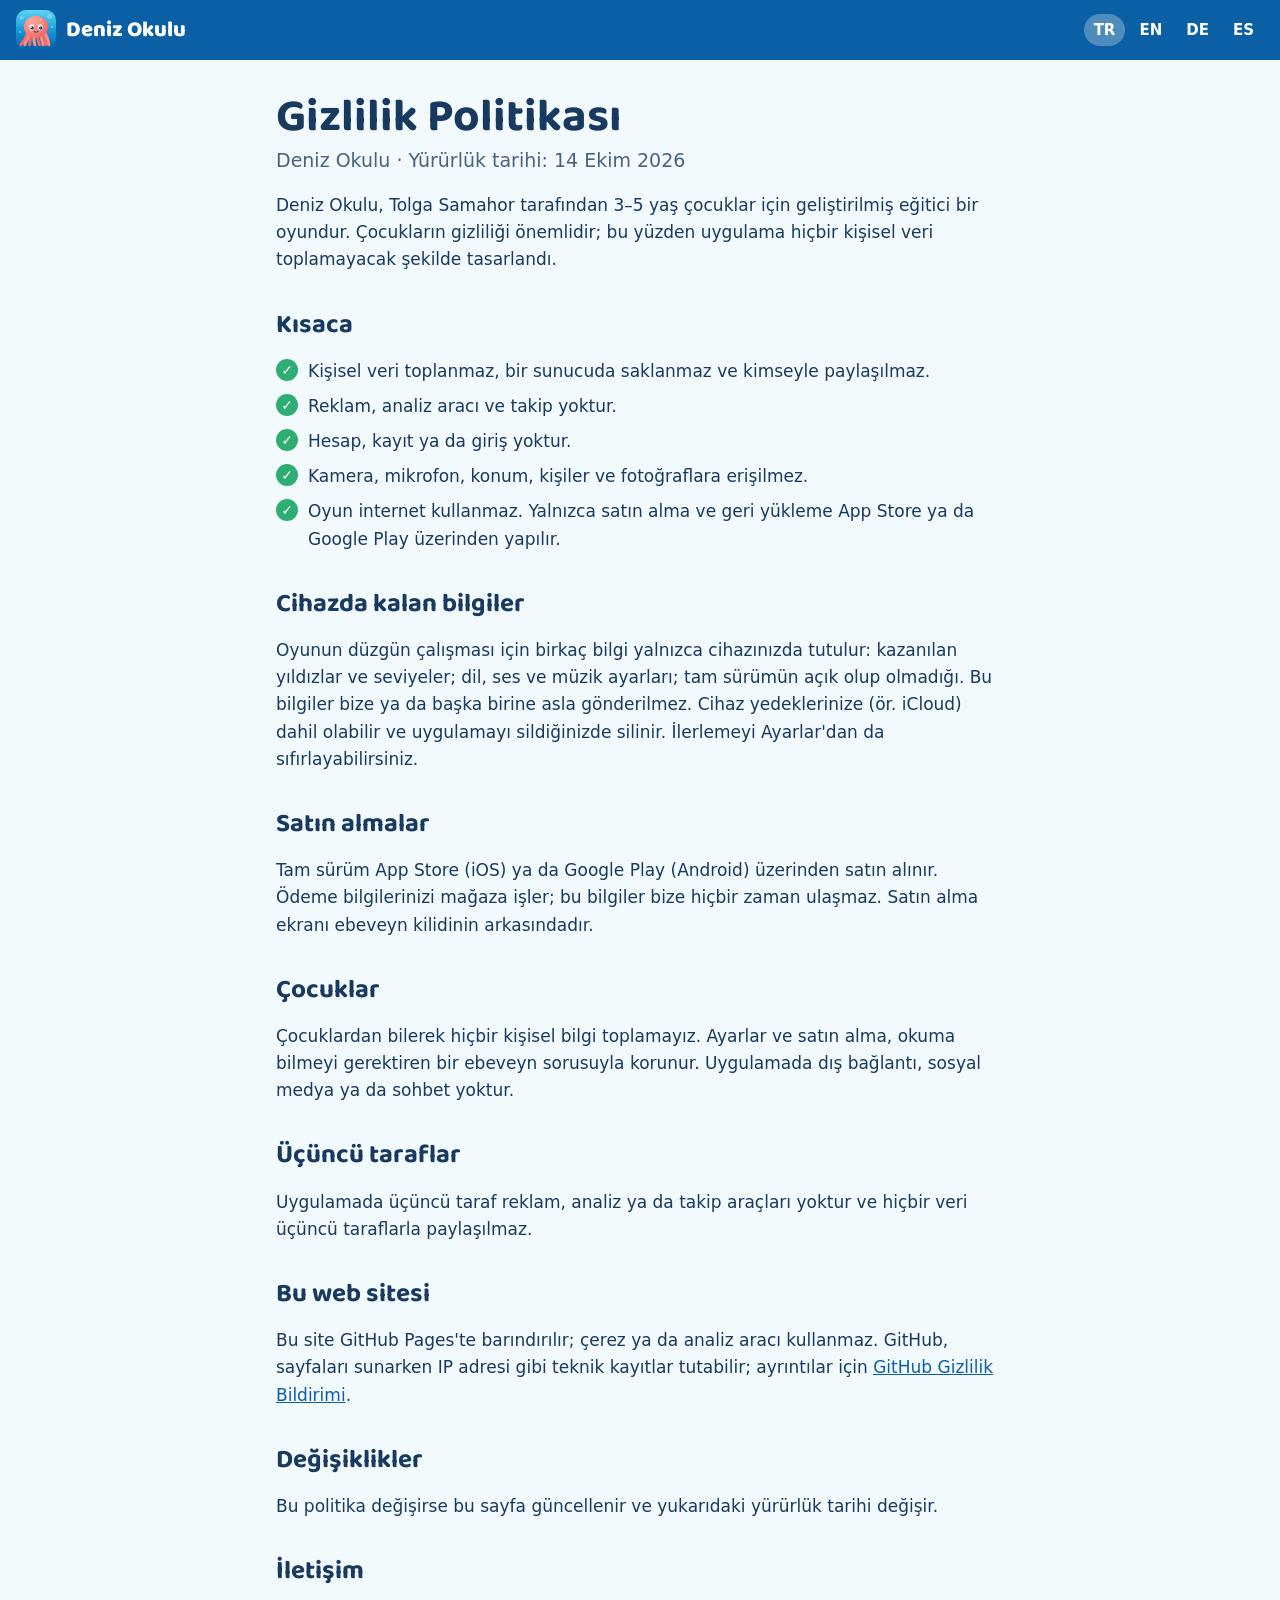
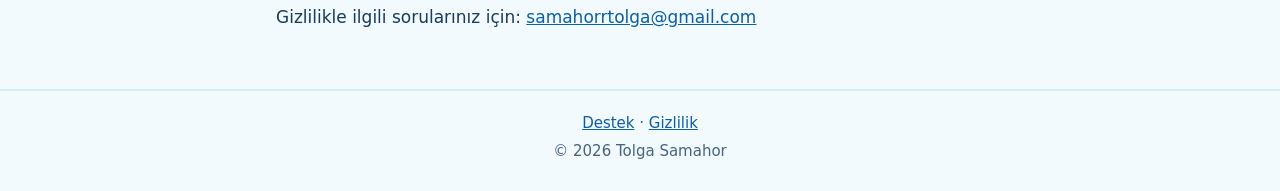
<file: tr/privacy.html>
<!doctype html>
<html lang="tr">
<head>
<meta charset="utf-8">
<meta name="viewport" content="width=device-width, initial-scale=1">
<title>Deniz Okulu · Gizlilik Politikası</title>
<meta name="description" content="Deniz Okulu, Tolga Samahor tarafından 3–5 yaş çocuklar için geliştirilmiş eğitici bir oyundur. Çocukların gizliliği önemlidir; bu yüzden uygulama hiçbir kişisel veri toplamayacak şekilde tasarlandı.">
<meta name="theme-color" content="#0B5FA5">
<link rel="icon" href="../assets/icon.png">
<link rel="apple-touch-icon" href="../assets/icon.png">
<link rel="stylesheet" href="../assets/style.css">
<link rel="alternate" hreflang="tr" href="https://samahor.github.io/deniz-okulu/tr/privacy.html">
<link rel="alternate" hreflang="en" href="https://samahor.github.io/deniz-okulu/en/privacy.html">
<link rel="alternate" hreflang="de" href="https://samahor.github.io/deniz-okulu/de/privacy.html">
<link rel="alternate" hreflang="es" href="https://samahor.github.io/deniz-okulu/es/privacy.html">
</head>
<body>
<header class="top">
<div class="top-inner">
<a class="brand" href="./"><img src="../assets/icon.png" alt="" width="40" height="40">Deniz Okulu</a>
<nav class="langs" aria-label="Dil">
<a href="../tr/privacy.html" lang="tr" hreflang="tr" aria-current="page">TR</a>
<a href="../en/privacy.html" lang="en" hreflang="en">EN</a>
<a href="../de/privacy.html" lang="de" hreflang="de">DE</a>
<a href="../es/privacy.html" lang="es" hreflang="es">ES</a>
</nav>
</div>
</header>
<main class="policy">
<h1>Gizlilik Politikası</h1>
<p class="tagline">Deniz Okulu · Yürürlük tarihi: 14 Ekim 2026</p>
<p>Deniz Okulu, Tolga Samahor tarafından 3–5 yaş çocuklar için geliştirilmiş eğitici bir oyundur. Çocukların gizliliği önemlidir; bu yüzden uygulama hiçbir kişisel veri toplamayacak şekilde tasarlandı.</p>

<h2>Kısaca</h2>
<ul class="checks">
<li>Kişisel veri toplanmaz, bir sunucuda saklanmaz ve kimseyle paylaşılmaz.</li>
<li>Reklam, analiz aracı ve takip yoktur.</li>
<li>Hesap, kayıt ya da giriş yoktur.</li>
<li>Kamera, mikrofon, konum, kişiler ve fotoğraflara erişilmez.</li>
<li>Oyun internet kullanmaz. Yalnızca satın alma ve geri yükleme App Store ya da Google Play üzerinden yapılır.</li>
</ul>

<h2>Cihazda kalan bilgiler</h2>
<p>Oyunun düzgün çalışması için birkaç bilgi yalnızca cihazınızda tutulur: kazanılan yıldızlar ve seviyeler; dil, ses ve müzik ayarları; tam sürümün açık olup olmadığı. Bu bilgiler bize ya da başka birine asla gönderilmez. Cihaz yedeklerinize (ör. iCloud) dahil olabilir ve uygulamayı sildiğinizde silinir. İlerlemeyi Ayarlar'dan da sıfırlayabilirsiniz.</p>

<h2>Satın almalar</h2>
<p>Tam sürüm App Store (iOS) ya da Google Play (Android) üzerinden satın alınır. Ödeme bilgilerinizi mağaza işler; bu bilgiler bize hiçbir zaman ulaşmaz. Satın alma ekranı ebeveyn kilidinin arkasındadır.</p>

<h2>Çocuklar</h2>
<p>Çocuklardan bilerek hiçbir kişisel bilgi toplamayız. Ayarlar ve satın alma, okuma bilmeyi gerektiren bir ebeveyn sorusuyla korunur. Uygulamada dış bağlantı, sosyal medya ya da sohbet yoktur.</p>

<h2>Üçüncü taraflar</h2>
<p>Uygulamada üçüncü taraf reklam, analiz ya da takip araçları yoktur ve hiçbir veri üçüncü taraflarla paylaşılmaz.</p>

<h2>Bu web sitesi</h2>
<p>Bu site GitHub Pages'te barındırılır; çerez ya da analiz aracı kullanmaz. GitHub, sayfaları sunarken IP adresi gibi teknik kayıtlar tutabilir; ayrıntılar için <a href="https://docs.github.com/en/site-policy/privacy-policies/github-general-privacy-statement">GitHub Gizlilik Bildirimi</a>.</p>

<h2>Değişiklikler</h2>
<p>Bu politika değişirse bu sayfa güncellenir ve yukarıdaki yürürlük tarihi değişir.</p>

<h2>İletişim</h2>
<p>Gizlilikle ilgili sorularınız için: <a class="email" href="mailto:samahorrtolga@gmail.com?subject=Deniz%20Okulu">samahorrtolga@gmail.com</a></p>
</main>
<footer>
<nav><a href="./">Destek</a> · <a href="privacy.html">Gizlilik</a></nav>
<p>© 2026 Tolga Samahor</p>
</footer>
</body>
</html>
</file>
<file: assets/style.css>
/* Deniz Okulu destek ve gizlilik sayfaları. Renkler lib/core/palette.dart'tan. */
@font-face {
  font-family: "Baloo 2";
  src: url("Baloo2-Variable.ttf") format("truetype");
  font-weight: 400 800;
  font-display: swap;
}

:root {
  --ink: #173a5e;
  --ink-soft: #46647f;
  --bg: #f2fafe;
  --card: #ffffff;
  --line: #d6eaf8;
  --link: #0b5fa5;
  --ocean-mid: #1e9bd7;
  --ocean-bottom: #0b5fa5;
  --coral: #ff8a80;
  --coral-shade: #f26a6a;
  --star: #ffd54f;
  color-scheme: light dark;
}

@media (prefers-color-scheme: dark) {
  :root {
    --ink: #e8f4ff;
    --ink-soft: #b3c9dd;
    --bg: #0b1e33;
    --card: #12304f;
    --line: #1f4469;
    --link: #7fd8ff;
  }
}

* {
  box-sizing: border-box;
}

html {
  -webkit-text-size-adjust: 100%;
}

body {
  margin: 0;
  background: var(--bg);
  color: var(--ink);
  font: 17px/1.6 system-ui, -apple-system, "Segoe UI", Roboto, sans-serif;
}

h1,
h2,
summary,
.brand,
.button,
.choice .app {
  font-family: "Baloo 2", system-ui, sans-serif;
}

a {
  color: var(--link);
}

:focus-visible {
  outline: 3px solid var(--star);
  outline-offset: 2px;
  border-radius: 4px;
}

/* Üst çubuk */
.top {
  background: var(--ocean-bottom);
  color: #fff;
}

.top-inner {
  max-width: 1280px;
  margin: 0 auto;
  padding: 10px 16px;
  display: flex;
  align-items: center;
  justify-content: space-between;
  flex-wrap: wrap;
  gap: 8px 16px;
}

.brand {
  display: flex;
  align-items: center;
  gap: 10px;
  color: #fff;
  text-decoration: none;
  font-weight: 800;
  font-size: 22px;
  line-height: 1.2;
}

.brand img {
  width: 40px;
  height: 40px;
  border-radius: 10px;
  flex: none;
}

.langs {
  display: flex;
  gap: 4px;
}

.langs a {
  color: #fff;
  text-decoration: none;
  font-weight: 700;
  font-size: 15px;
  padding: 4px 10px;
  border-radius: 999px;
}

.langs a:hover {
  background: rgba(255, 255, 255, 0.15);
}

.langs a[aria-current="page"] {
  background: rgba(255, 255, 255, 0.28);
}

/* Header görseli */
.hero-wrap {
  background: linear-gradient(180deg, var(--ocean-mid), var(--ocean-bottom));
}

.hero {
  display: block;
  width: 100%;
  max-width: 1280px;
  height: auto;
  margin: 0 auto;
}

/* İçerik */
main {
  max-width: 760px;
  margin: 0 auto;
  padding: 24px 16px 40px;
}

h1 {
  font-size: clamp(32px, 7vw, 46px);
  line-height: 1.1;
  margin: 8px 0 2px;
}

.tagline {
  color: var(--ink-soft);
  font-size: 19px;
  margin: 0 0 16px;
}

h2 {
  font-size: 26px;
  line-height: 1.2;
  margin: 36px 0 12px;
}

.card,
details {
  background: var(--card);
  border: 2px solid var(--line);
  border-radius: 18px;
}

details {
  margin: 10px 0;
  padding: 0 18px;
}

summary {
  cursor: pointer;
  list-style: none;
  font-weight: 700;
  font-size: 19px;
  line-height: 1.3;
  padding: 14px 32px 14px 0;
  position: relative;
}

summary::-webkit-details-marker {
  display: none;
}

summary::after {
  content: "+";
  position: absolute;
  right: 0;
  top: 50%;
  transform: translateY(-50%);
  width: 26px;
  height: 26px;
  border-radius: 50%;
  background: var(--coral);
  color: #173a5e;
  font-weight: 800;
  text-align: center;
  line-height: 26px;
}

details[open] summary::after {
  content: "–";
}

details p {
  margin: 0 0 16px;
}

.card {
  padding: 4px 20px;
}

.button {
  display: inline-block;
  background: var(--coral);
  color: #173a5e;
  text-decoration: none;
  font-weight: 800;
  font-size: 19px;
  padding: 8px 24px;
  border-radius: 999px;
  box-shadow: 0 3px 0 var(--coral-shade);
}

.button:hover {
  filter: brightness(1.05);
}

.email {
  overflow-wrap: anywhere;
}

.small {
  font-size: 15px;
}

/* Gizlilik */
.checks {
  list-style: none;
  padding: 0;
}

.checks li {
  position: relative;
  padding-left: 32px;
  margin: 8px 0;
}

.checks li::before {
  content: "✓";
  position: absolute;
  left: 0;
  top: 1px;
  width: 22px;
  height: 22px;
  border-radius: 50%;
  background: #2fae73;
  color: #fff;
  font-size: 14px;
  font-weight: 700;
  text-align: center;
  line-height: 22px;
}

/* Dil seçimi (kök sayfa) */
.chooser {
  display: grid;
  grid-template-columns: repeat(auto-fit, minmax(160px, 1fr));
  gap: 14px;
}

.choice p {
  margin: 12px 0;
}

.choice .lang {
  color: var(--ink-soft);
  font-weight: 600;
  margin-bottom: 0;
}

.choice .app {
  font-weight: 800;
  font-size: 24px;
  line-height: 1.15;
  margin-top: 0;
}

footer {
  border-top: 2px solid var(--line);
  color: var(--ink-soft);
  font-size: 15px;
  text-align: center;
  padding: 20px 16px 28px;
}

footer p {
  margin: 4px 0 0;
}
</file>
